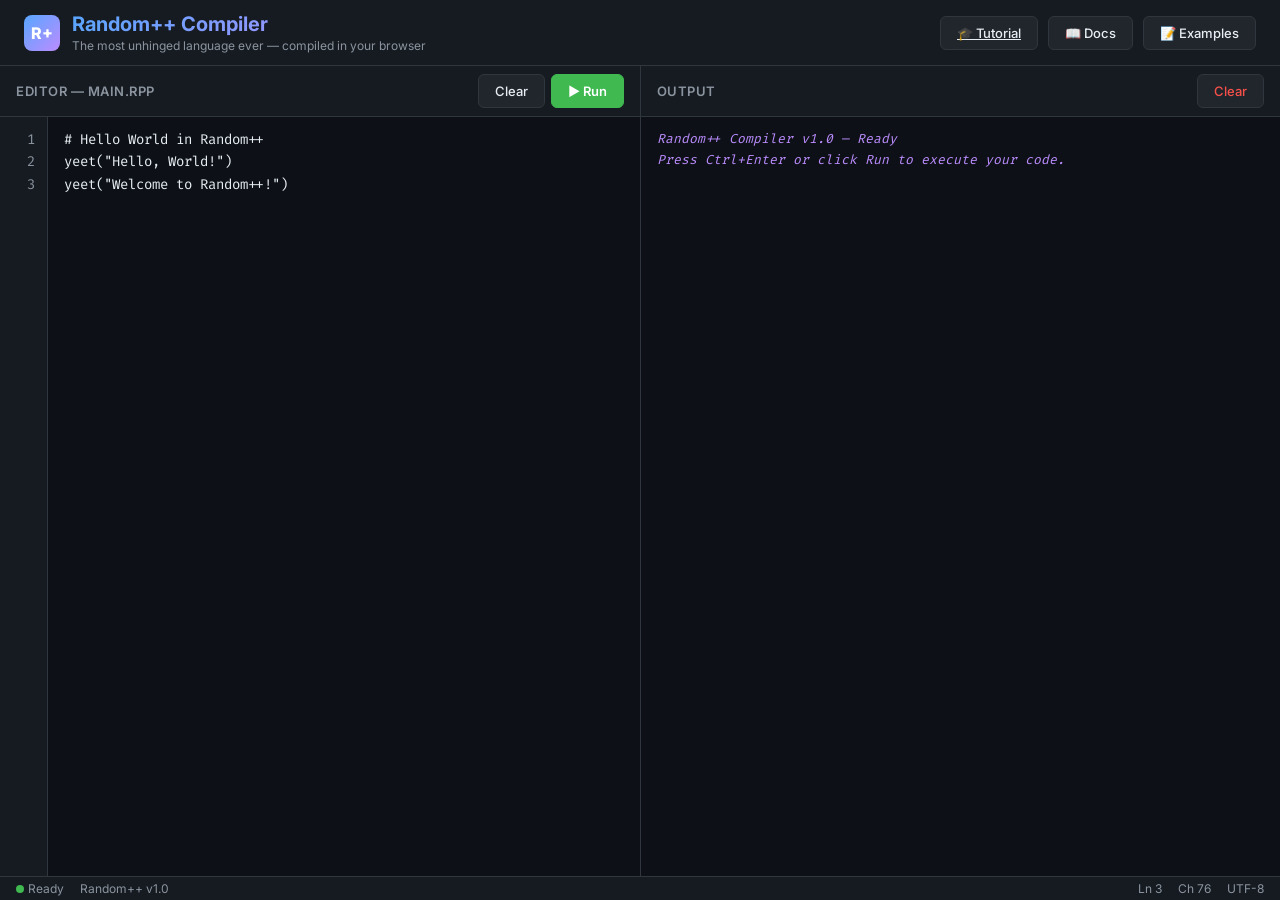
<file: index.html>
<!DOCTYPE html>
<html lang="en">
<head>
  <meta charset="UTF-8">
  <meta name="viewport" content="width=device-width, initial-scale=1.0">
  <title>Random++ Compiler</title>
  <link rel="stylesheet" href="style.css">
  <link rel="preconnect" href="https://fonts.googleapis.com">
  <link href="https://fonts.googleapis.com/css2?family=Fira+Code:wght@400;500;600&family=Inter:wght@400;500;600;700&display=swap" rel="stylesheet">
</head>
<body>

  <!-- Header -->
  <header>
    <div class="logo">
      <div class="logo-icon">R+</div>
      <div>
        <h1>Random++ Compiler</h1>
        <div class="tagline">The most unhinged language ever &mdash; compiled in your browser</div>
      </div>
    </div>
    <div class="header-actions">
      <a href="tutorial.html" class="btn" title="Learn Random++">
        &#127891; Tutorial
      </a>
      <button class="btn" id="docsBtn" title="Language Docs">
        &#128214; Docs
      </button>
      <button class="btn" id="examplesBtn" title="Example Programs">
        &#128221; Examples
      </button>
    </div>
  </header>

  <!-- Main Content -->
  <div class="main-container">

    <!-- Editor Panel -->
    <div class="editor-panel">
      <div class="panel-header">
        <span class="panel-title">Editor &mdash; main.rpp</span>
        <div class="panel-actions">
          <button class="btn" id="clearCodeBtn" title="Clear Editor">Clear</button>
          <button class="btn btn-primary" id="runBtn" title="Run (Ctrl+Enter)">
            &#9654; Run
          </button>
        </div>
      </div>
      <div class="editor-wrapper">
        <div class="line-numbers" id="lineNumbers"></div>
        <textarea class="code-editor" id="codeEditor" spellcheck="false"
          placeholder="# Write your Random++ code here...&#10;# Press Ctrl+Enter to run&#10;&#10;yeet(&quot;Hello, Random++!&quot;)"></textarea>
      </div>
    </div>

    <!-- Output Panel -->
    <div class="output-panel">
      <div class="panel-header">
        <span class="panel-title">Output</span>
        <div class="panel-actions">
          <button class="btn btn-danger" id="clearBtn" title="Clear Output">Clear</button>
        </div>
      </div>
      <div class="output-wrapper" id="output">
        <div class="output-line system">Random++ Compiler v1.0 &mdash; Ready</div>
        <div class="output-line system">Press Ctrl+Enter or click Run to execute your code.</div>
      </div>
    </div>

  </div>

  <!-- Status Bar -->
  <div class="status-bar">
    <div class="status-left">
      <span class="status-indicator">
        <span class="status-dot" id="statusDot"></span>
        <span id="statusText">Ready</span>
      </span>
      <span>Random++ v1.0</span>
    </div>
    <div class="status-right">
      <span id="lineCount">Ln 1</span>
      <span id="charCount">Ch 0</span>
      <span>UTF-8</span>
    </div>
  </div>

  <!-- Overlay -->
  <div class="overlay" id="overlay"></div>

  <!-- Examples Drawer -->
  <div class="examples-drawer" id="examplesDrawer">
    <div class="drawer-header">
      <h2>Example Programs</h2>
      <button class="btn" id="closeExamples">&times; Close</button>
    </div>
    <div class="drawer-body" id="examplesList"></div>
  </div>

  <!-- Docs Drawer -->
  <div class="docs-drawer" id="docsDrawer">
    <div class="drawer-header">
      <h2>Random++ Language Reference</h2>
      <button class="btn" id="closeDocs">&times; Close</button>
    </div>
    <div class="drawer-body">

      <div class="docs-section">
        <h3>About Random++</h3>
        <p>Random++ is the most unhinged programming language ever created. It has its own unique syntax that reads like internet slang. <code>yeet</code> to print, <code>cook</code> to define functions, <code>bruh</code> for if-statements, and <code>yolo</code> for try-catch. Compiled and executed entirely in your browser.</p>
      </div>

      <div class="docs-section">
        <h3>Data Types</h3>
        <p>Random++ supports the following types:</p>
        <pre>
# Numbers
x = 42          # int
y = 3.14        # float
z = 0xFF        # hex literal
b = 0b1010      # binary literal

# Strings
name = "Hello"
multi = """triple
quoted string"""
greeting = f"Hi, {name}!"

# Boolean & None
flag = nocap    # that's true, no cap
empty = ghost   # it ghosted (null)
lie = cap       # cap = false

# Collections
my_list = [1, 2, 3]
my_dict = {"key": "value"}
my_set = {1, 2, 3}
my_tuple = (1, 2, 3)</pre>
      </div>

      <div class="docs-section">
        <h3>Control Flow</h3>
        <pre>
# bruh / sus / nah (if / elif / else)
bruh x > 0:
    yeet("positive")
sus x == 0:
    yeet("zero")
nah:
    yeet("negative")

# grind (while loop)
grind condition:
    do_something()

# vibe...thru (for loop)
vibe item thru collection:
    process(item)

vibe i thru range(10):
    yeet(i)

# bail and skip (break / continue)
vibe i thru range(100):
    bruh i == 5:
        bail
    bruh i % 2 == 0:
        skip
    yeet(i)</pre>
      </div>

      <div class="docs-section">
        <h3>Functions</h3>
        <pre>
# cook = define, serve = return
cook greet(name):
    serve f"Hello, {name}!"

# Default parameters
cook power(base, exp=2):
    serve base ** exp

# *args and **kwargs
cook flexible(*args, **kwargs):
    yeet(args)
    yeet(kwargs)

# quickmaf (lambda)
square = quickmaf x: x ** 2

# Recursion
cook factorial(n):
    bruh n <= 1:
        serve 1
    serve n * factorial(n - 1)</pre>
      </div>

      <div class="docs-section">
        <h3>Blueprints (Classes)</h3>
        <pre>
blueprint Animal:
    cook __init__(self, name, sound):
        self.name = name
        self.sound = sound

    cook speak(self):
        serve f"{self.name}: {self.sound}!"

blueprint Dog(Animal):
    cook __init__(self, name):
        self.name = name
        self.sound = "Woof"

dog = Dog("Rex")
yeet(dog.speak())</pre>
      </div>

      <div class="docs-section">
        <h3>List Comprehensions</h3>
        <pre>
# Basic
squares = [x**2 vibe x thru range(10)]

# With condition
evens = [x vibe x thru range(20) bruh x % 2 == 0]

# Dict comprehension
scores = {name: len(name) vibe name thru names}

# Ternary expression
result = "yes" bruh condition nah "no"</pre>
      </div>

      <div class="docs-section">
        <h3>Error Handling</h3>
        <pre>
yolo:
    risky_operation()
oof Exception aka e:
    yeet(f"Error: {e}")
anyway:
    cleanup()

# Throw a tantrum (raise)
tantrum "Something went wrong"

# betcha (assert)
betcha x > 0, "x must be positive"</pre>
      </div>

      <div class="docs-section">
        <h3>Built-in Functions</h3>
        <p><code>yeet()</code> <code>askbro()</code> <code>len()</code> <code>range()</code> <code>type()</code></p>
        <p><code>int()</code> <code>float()</code> <code>str()</code> <code>bool()</code> <code>list()</code> <code>dict()</code> <code>set()</code> <code>tuple()</code></p>
        <p><code>abs()</code> <code>max()</code> <code>min()</code> <code>sum()</code> <code>round()</code> <code>pow()</code></p>
        <p><code>sorted()</code> <code>reversed()</code> <code>enumerate()</code> <code>zip()</code> <code>map()</code> <code>filter()</code></p>
        <p><code>any()</code> <code>all()</code> <code>chr()</code> <code>ord()</code> <code>hex()</code> <code>bin()</code> <code>oct()</code></p>
        <p><code>isinstance()</code> <code>hasattr()</code> <code>repr()</code> <code>hash()</code> <code>id()</code></p>
      </div>

      <div class="docs-section">
        <h3>String Methods</h3>
        <p><code>.upper()</code> <code>.lower()</code> <code>.strip()</code> <code>.split()</code> <code>.join()</code></p>
        <p><code>.replace()</code> <code>.find()</code> <code>.count()</code> <code>.startswith()</code> <code>.endswith()</code></p>
        <p><code>.title()</code> <code>.capitalize()</code> <code>.isdigit()</code> <code>.isalpha()</code> <code>.format()</code></p>
      </div>

      <div class="docs-section">
        <h3>List Methods</h3>
        <p><code>.append()</code> <code>.extend()</code> <code>.insert()</code> <code>.remove()</code> <code>.pop()</code></p>
        <p><code>.sort()</code> <code>.reverse()</code> <code>.index()</code> <code>.count()</code> <code>.copy()</code> <code>.clear()</code></p>
      </div>

      <div class="docs-section">
        <h3>Dict Methods</h3>
        <p><code>.keys()</code> <code>.values()</code> <code>.items()</code> <code>.get()</code> <code>.pop()</code></p>
        <p><code>.update()</code> <code>.setdefault()</code> <code>.copy()</code> <code>.clear()</code></p>
      </div>

      <div class="docs-section">
        <h3>Modules</h3>
        <pre>
# steal = import
steal math
math.pi        # 3.14159...
math.sqrt(16)  # 4.0
math.factorial(5)  # 120

# Random module
steal random
random.randint(1, 100)
random.choice(["a", "b", "c"])
random.shuffle(my_list)</pre>
      </div>

      <div class="docs-section">
        <h3>Keyword Cheat Sheet</h3>
        <pre>
yeet      &rarr; print          bruh      &rarr; if
askbro    &rarr; input          sus       &rarr; elif
cook      &rarr; def            nah       &rarr; else
serve     &rarr; return         vibe      &rarr; for
blueprint &rarr; class          thru      &rarr; in
steal     &rarr; import         grind     &rarr; while
yoink     &rarr; from           bail      &rarr; break
aka       &rarr; as             skip      &rarr; continue
yolo      &rarr; try            chill     &rarr; pass
oof       &rarr; except         toss      &rarr; del
anyway    &rarr; finally        betcha    &rarr; assert
tantrum   &rarr; raise          worldwide &rarr; global
quickmaf  &rarr; lambda         using     &rarr; with
nocap     &rarr; True           also      &rarr; and
cap       &rarr; False          unless    &rarr; or
ghost     &rarr; None           nope      &rarr; not
literally &rarr; is</pre>
      </div>

      <div class="docs-section">
        <h3>Keyboard Shortcuts</h3>
        <p><code>Ctrl+Enter</code> &mdash; Run code</p>
        <p><code>Tab</code> &mdash; Indent (4 spaces)</p>
        <p><code>Shift+Tab</code> &mdash; Dedent</p>
        <p><code>Enter</code> &mdash; Auto-indent (adds indent after <code>:</code>)</p>
      </div>

    </div>
  </div>

  <!-- Scripts -->
  <script src="lexer.js"></script>
  <script src="parser.js"></script>
  <script src="interpreter.js"></script>
  <script src="app.js"></script>

</body>
</html>
</file>
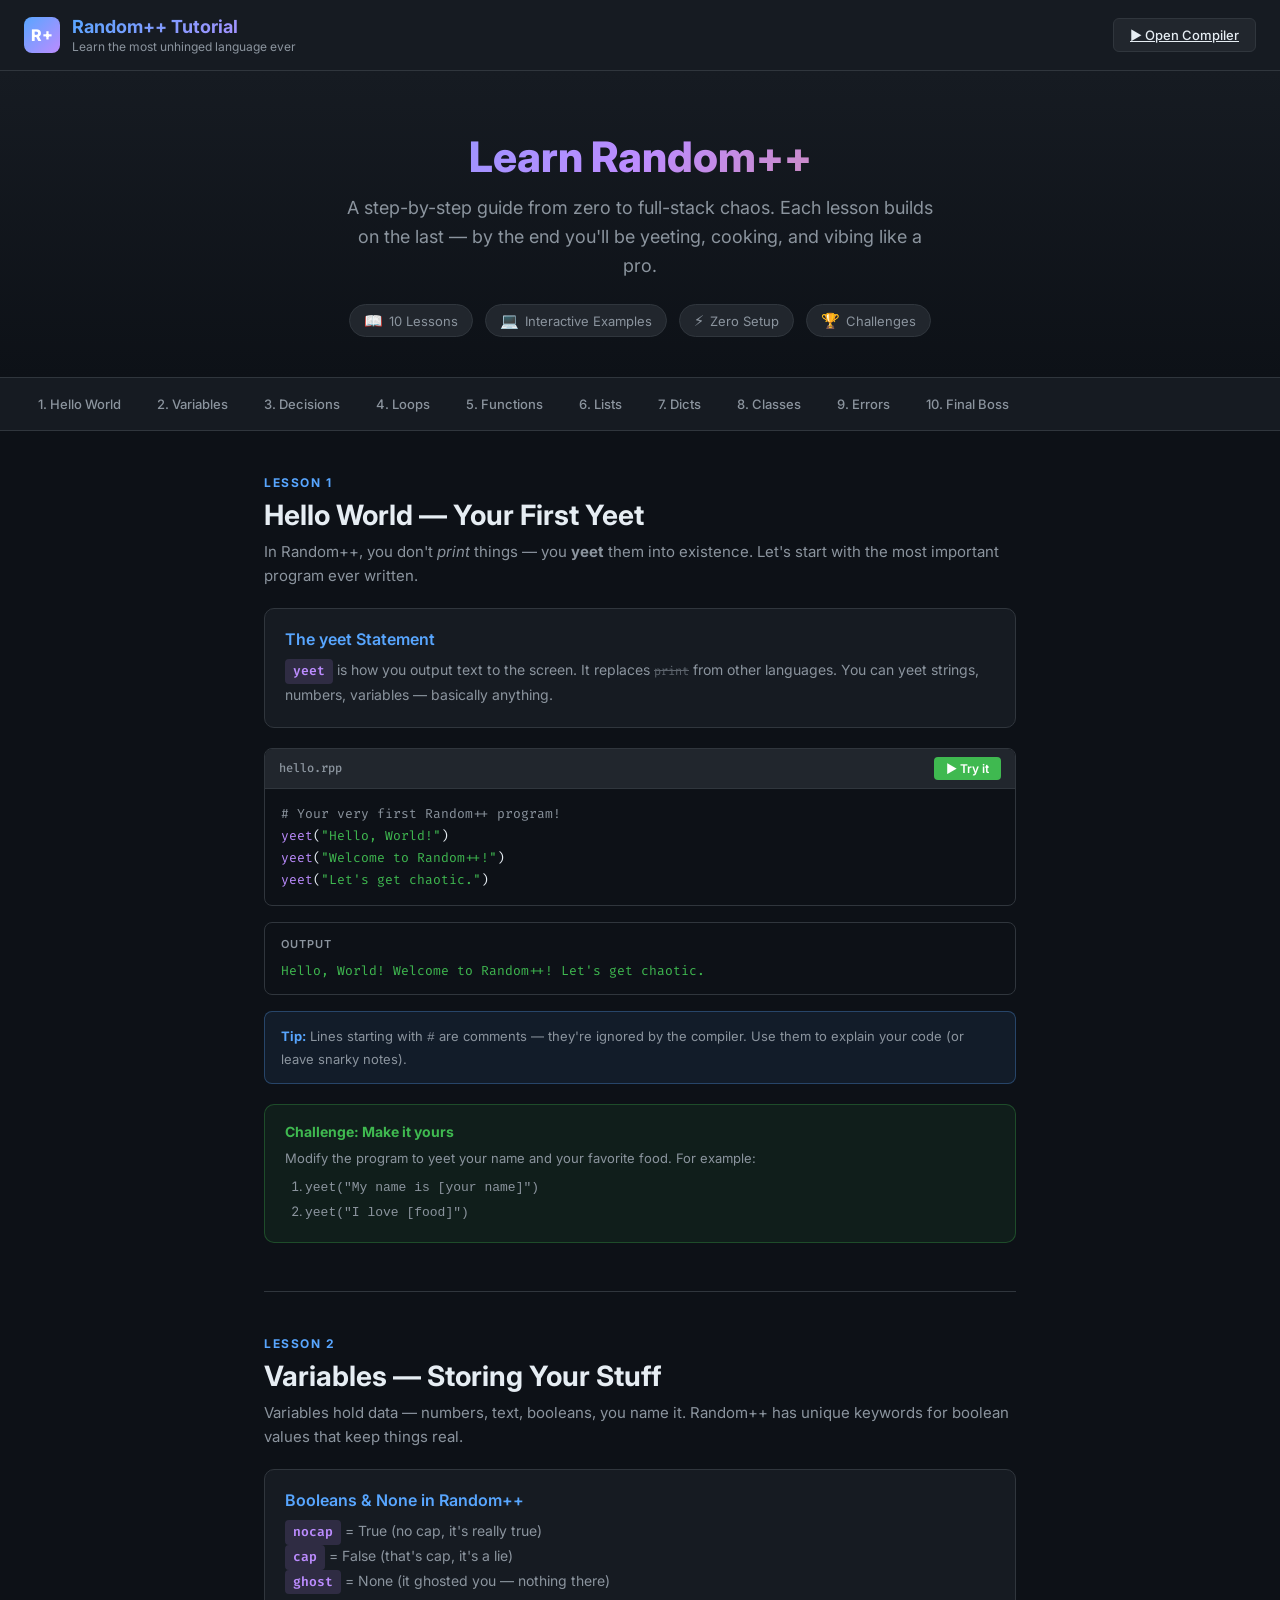
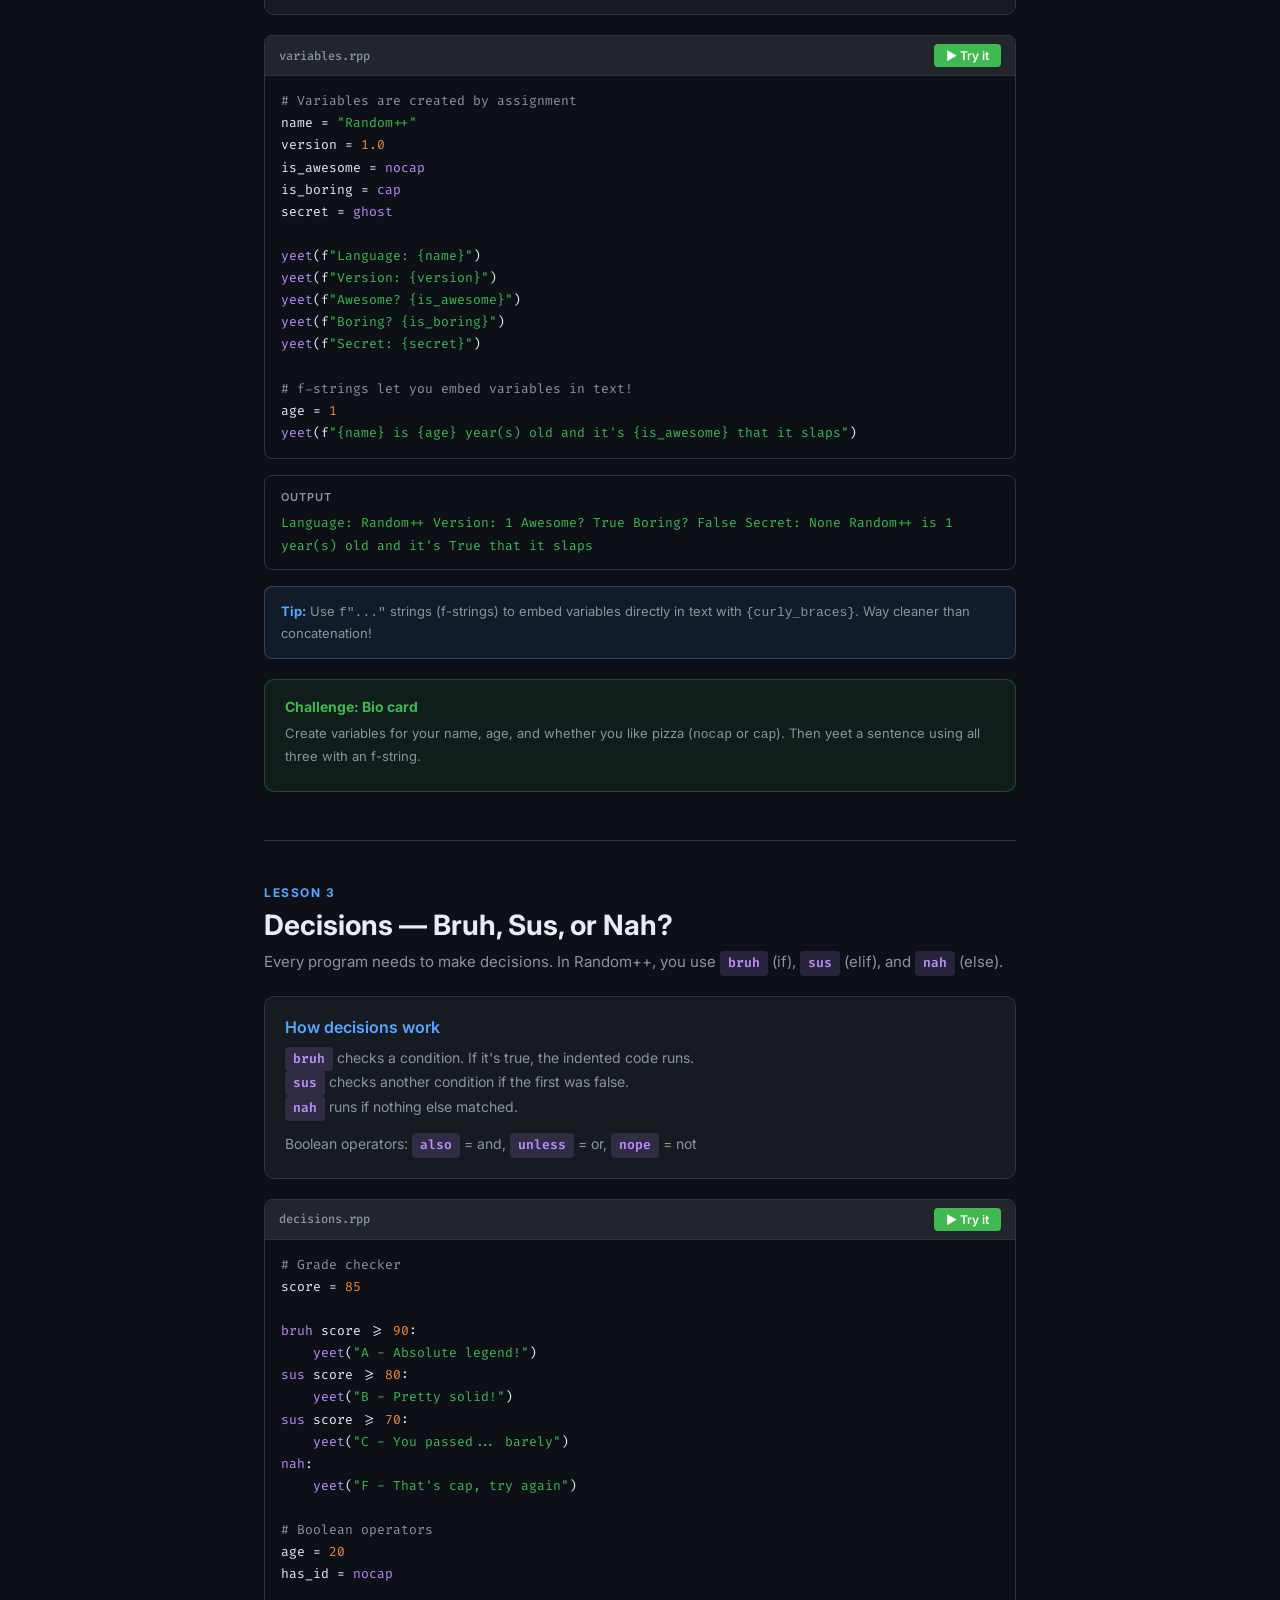
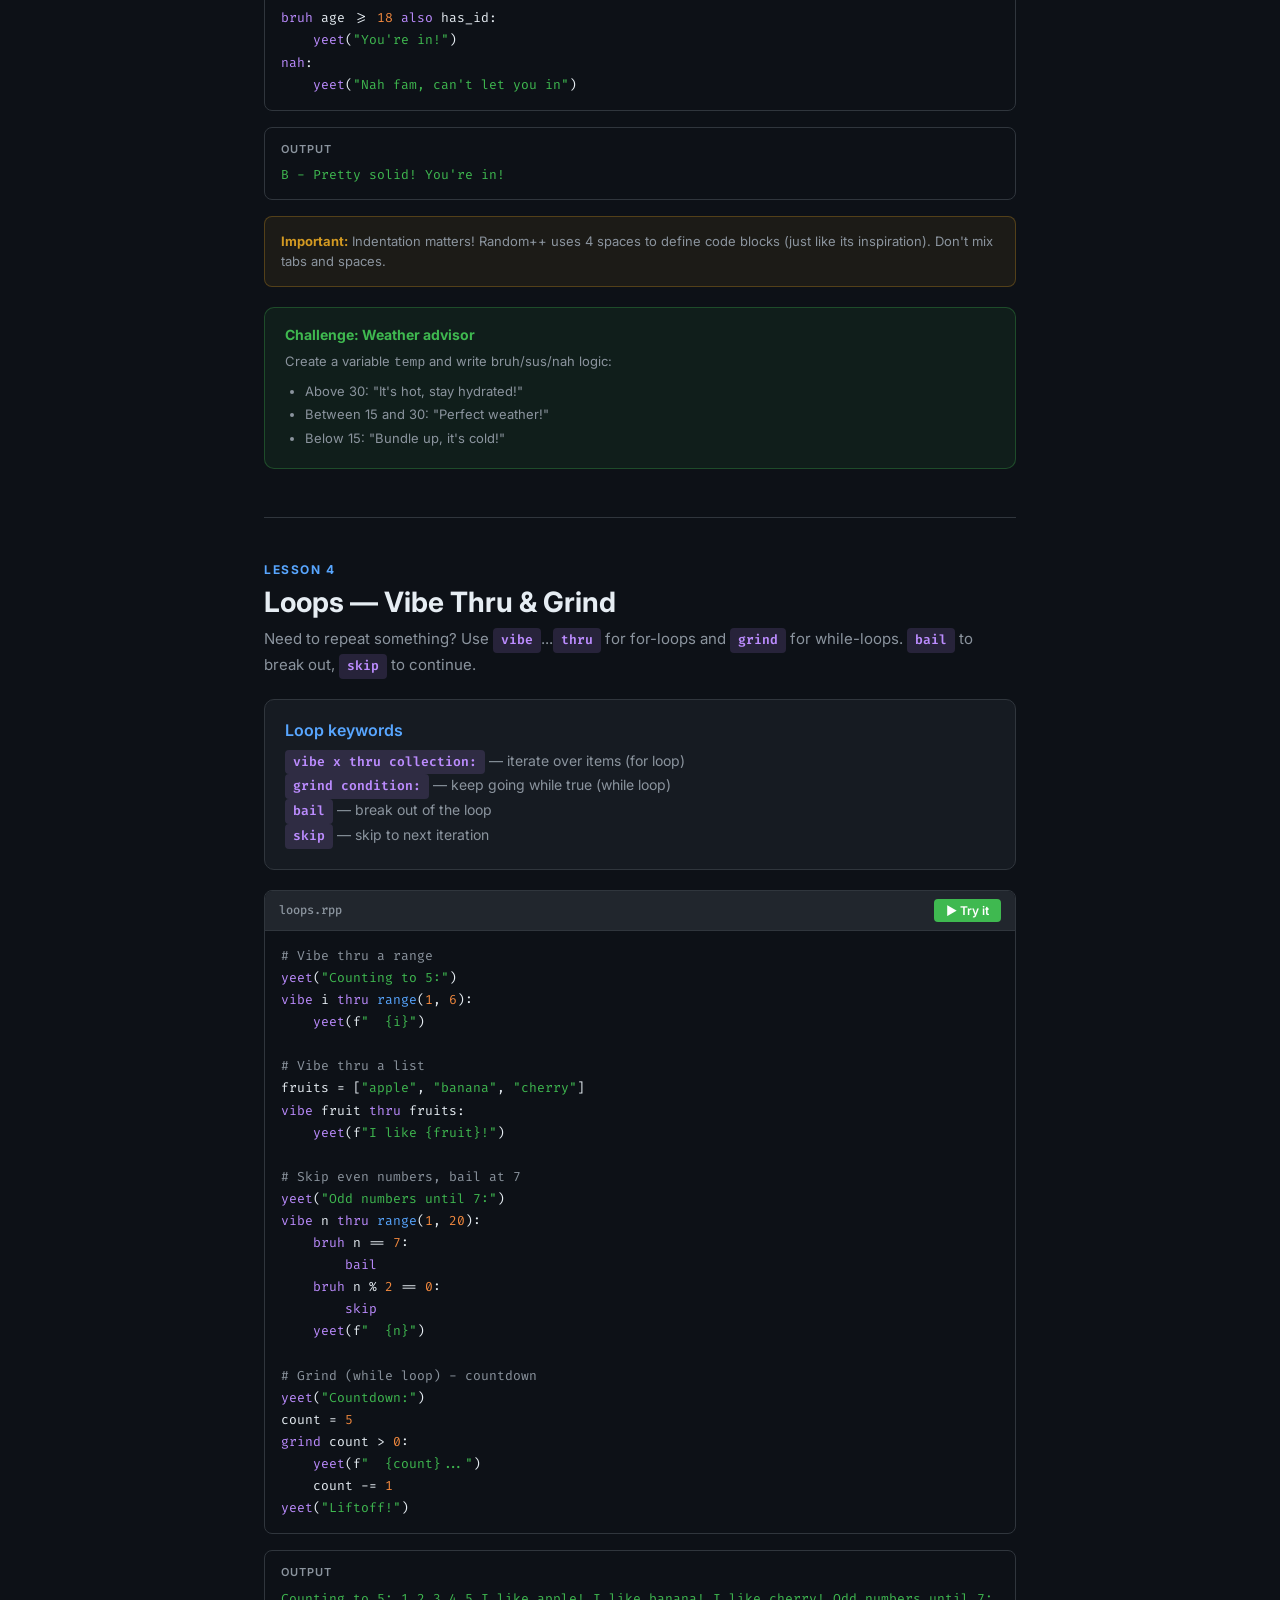
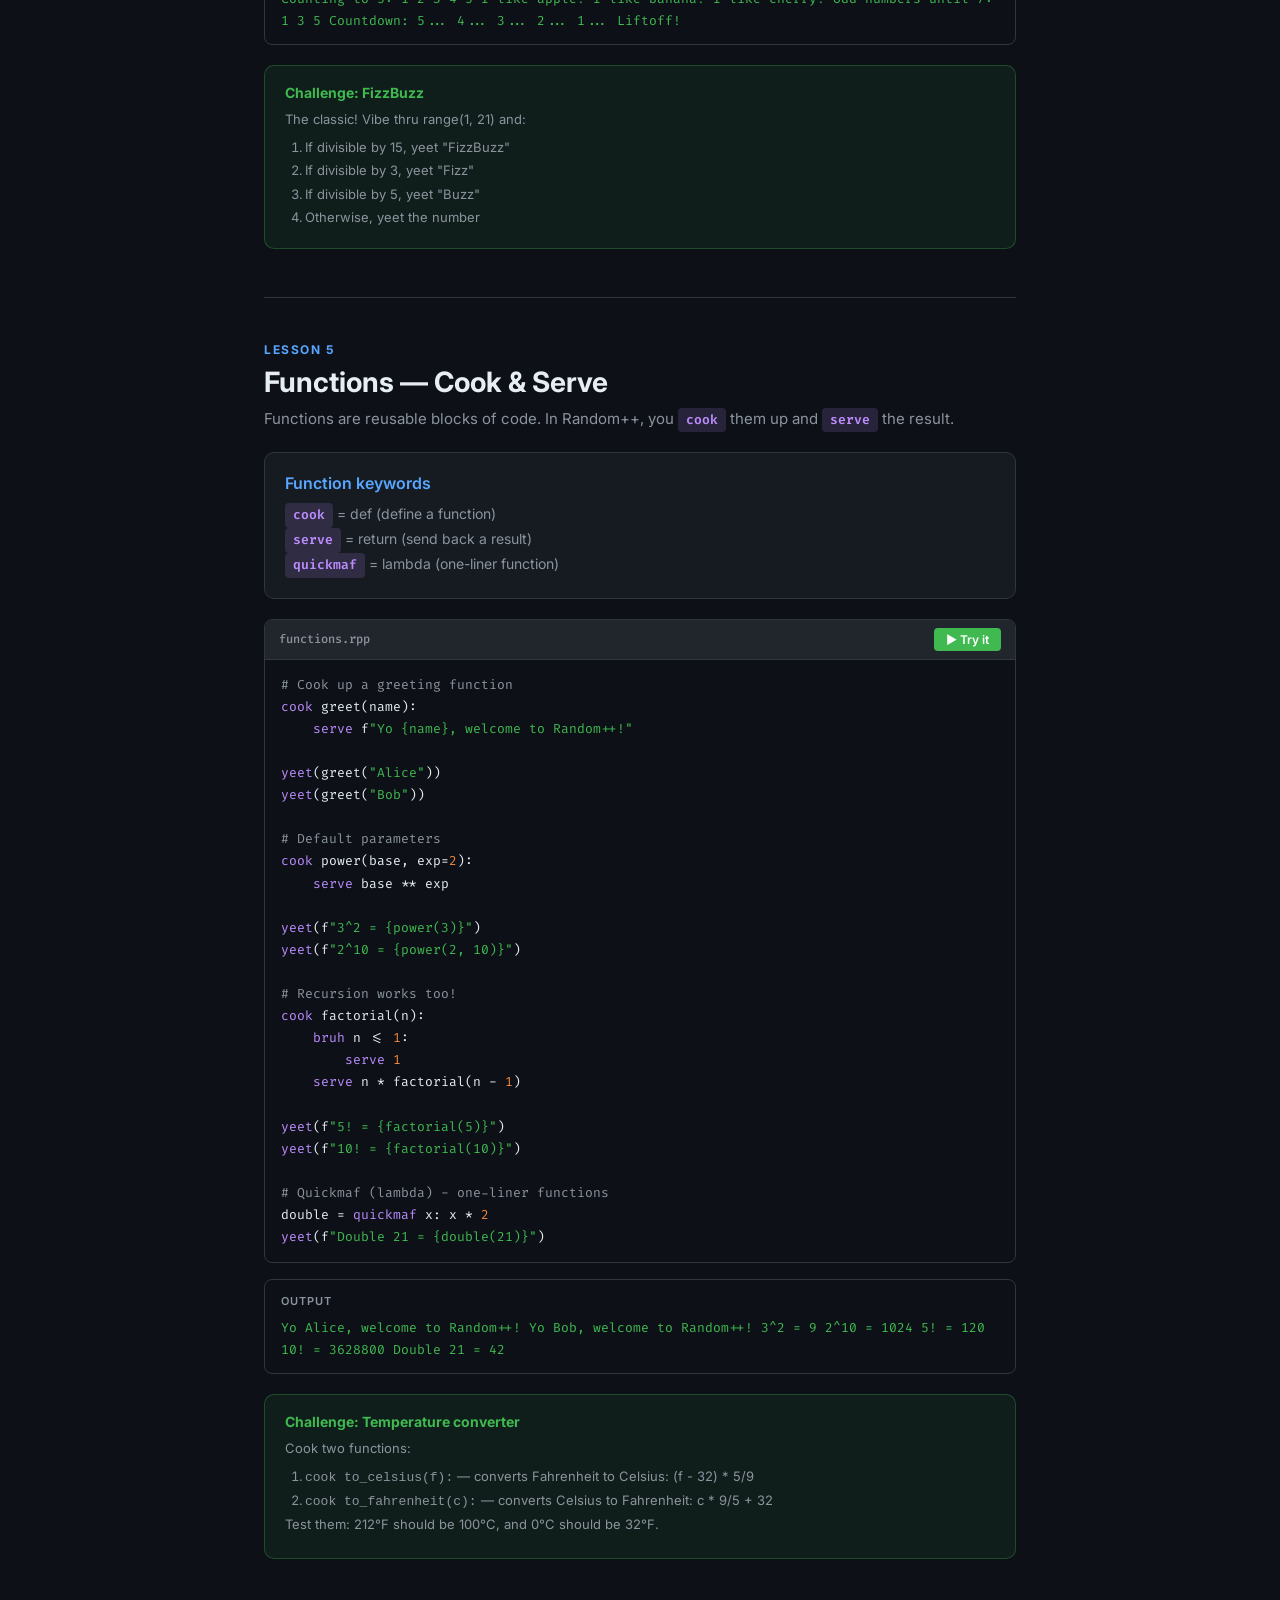
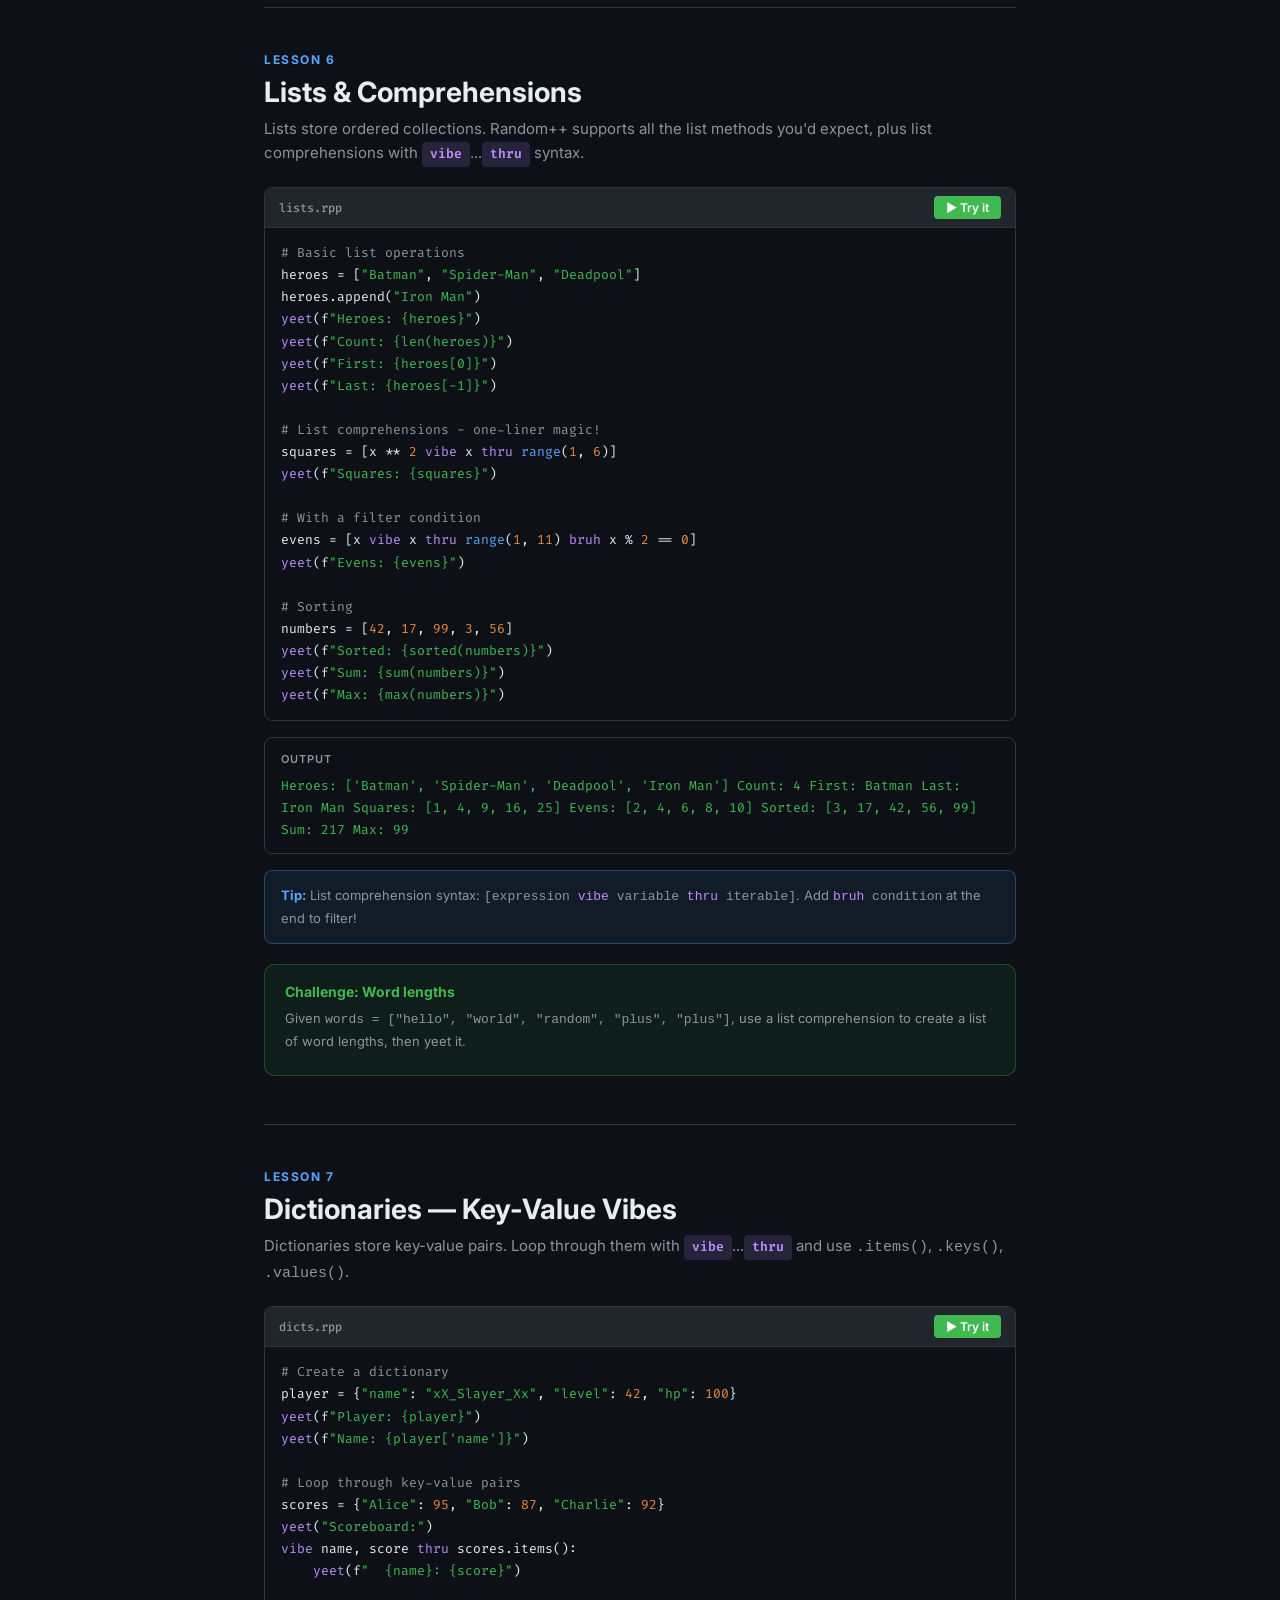
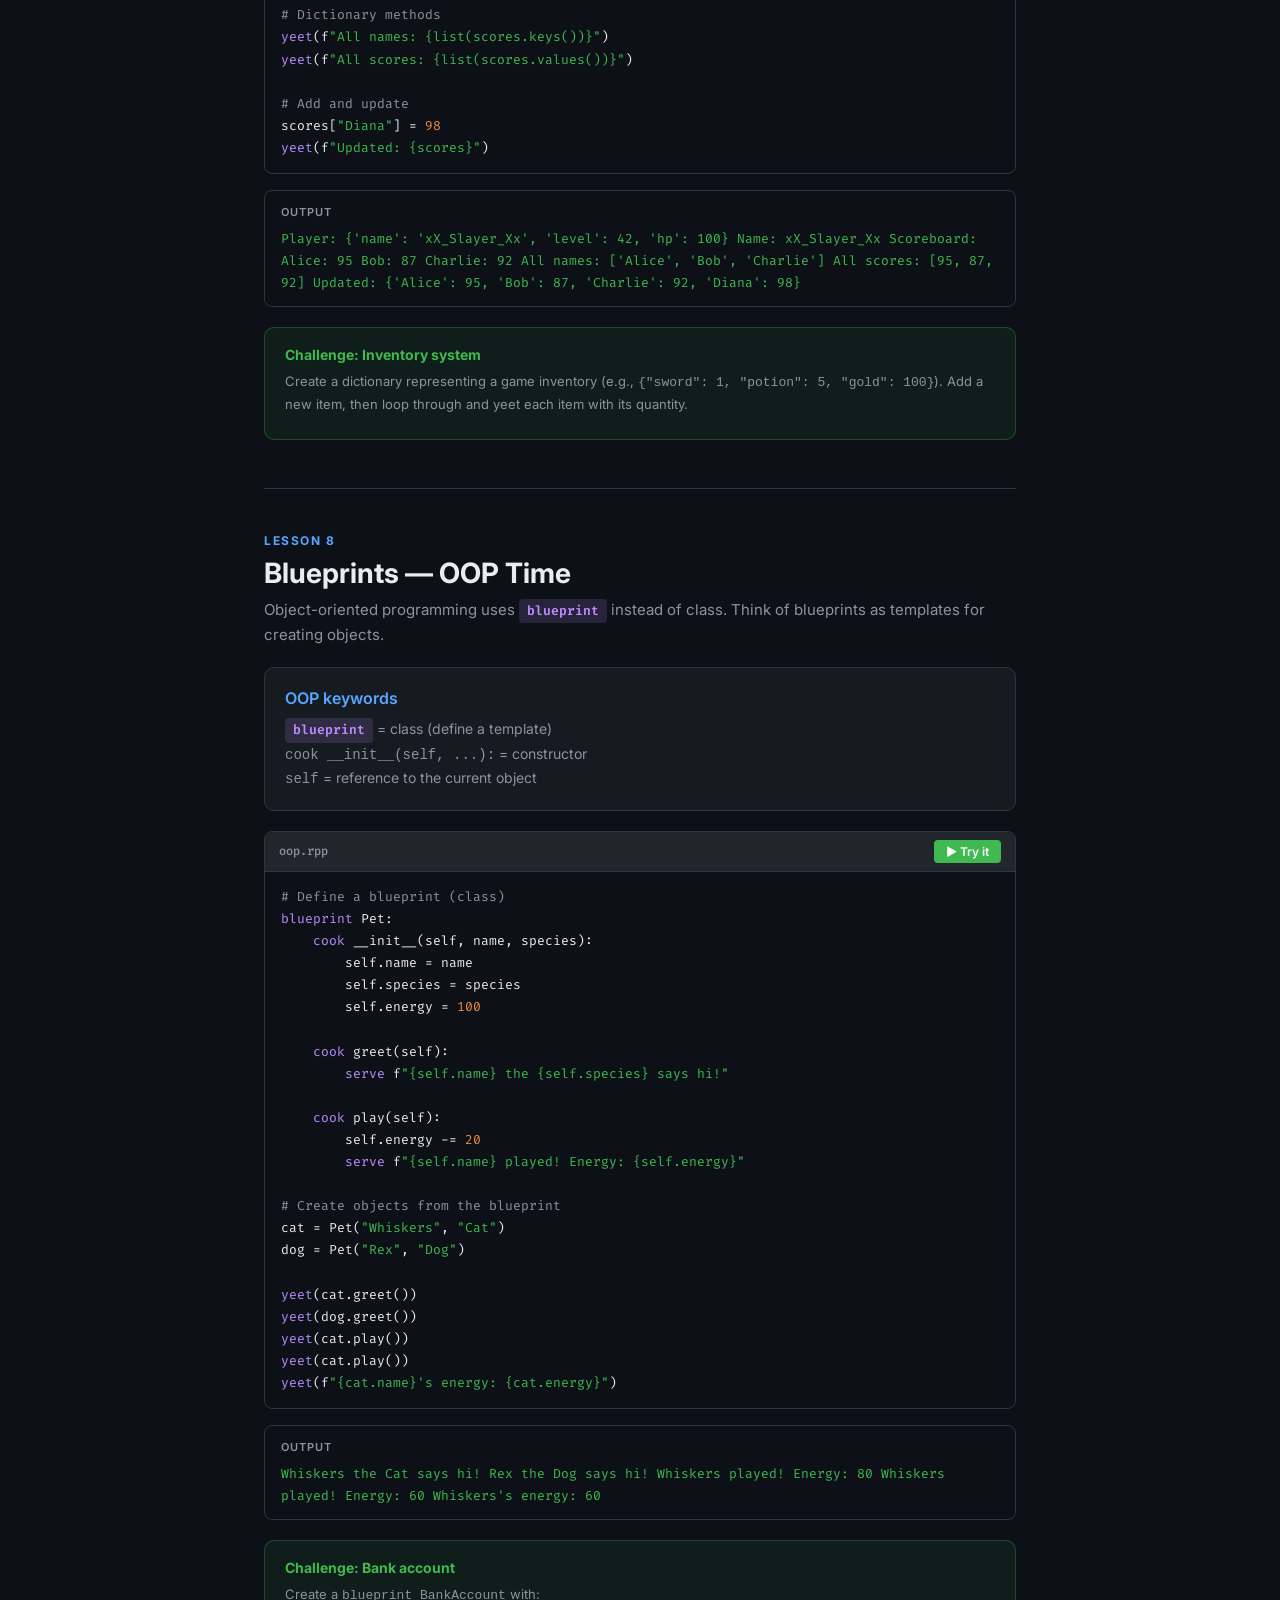
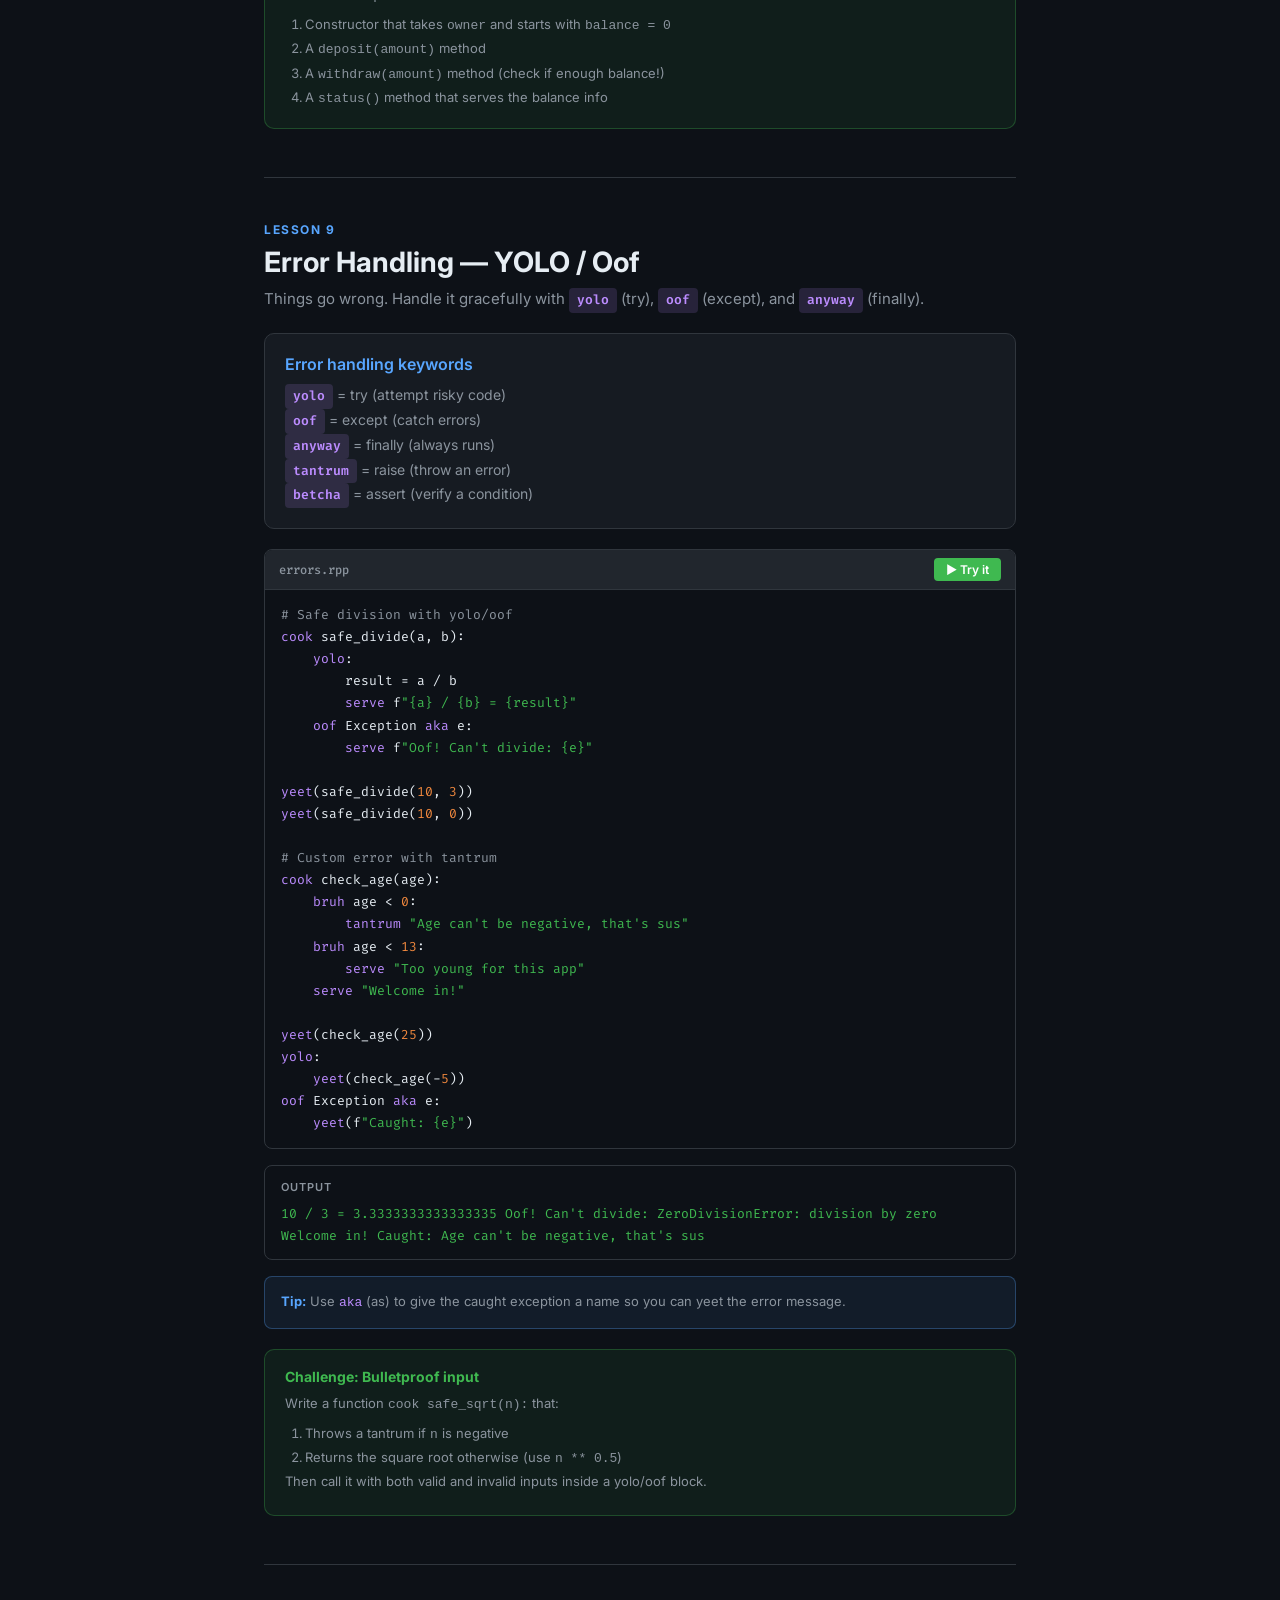
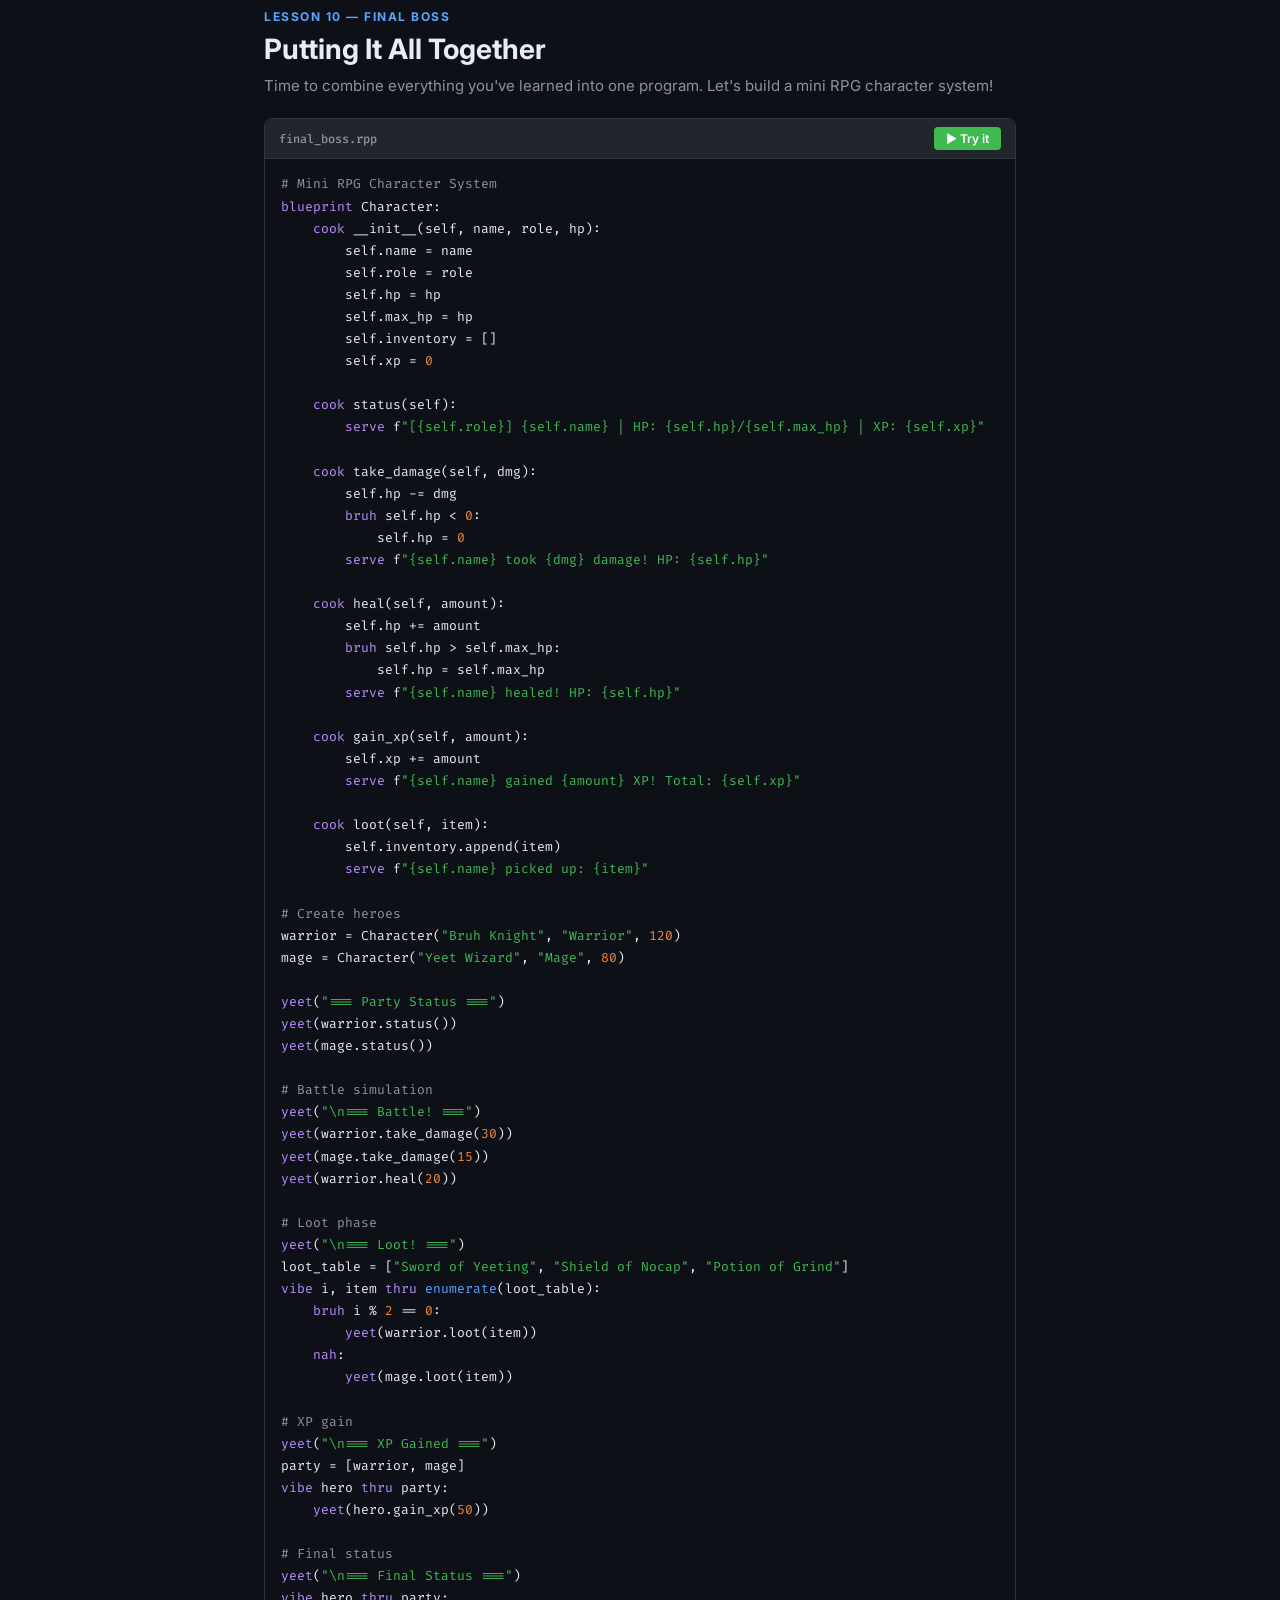
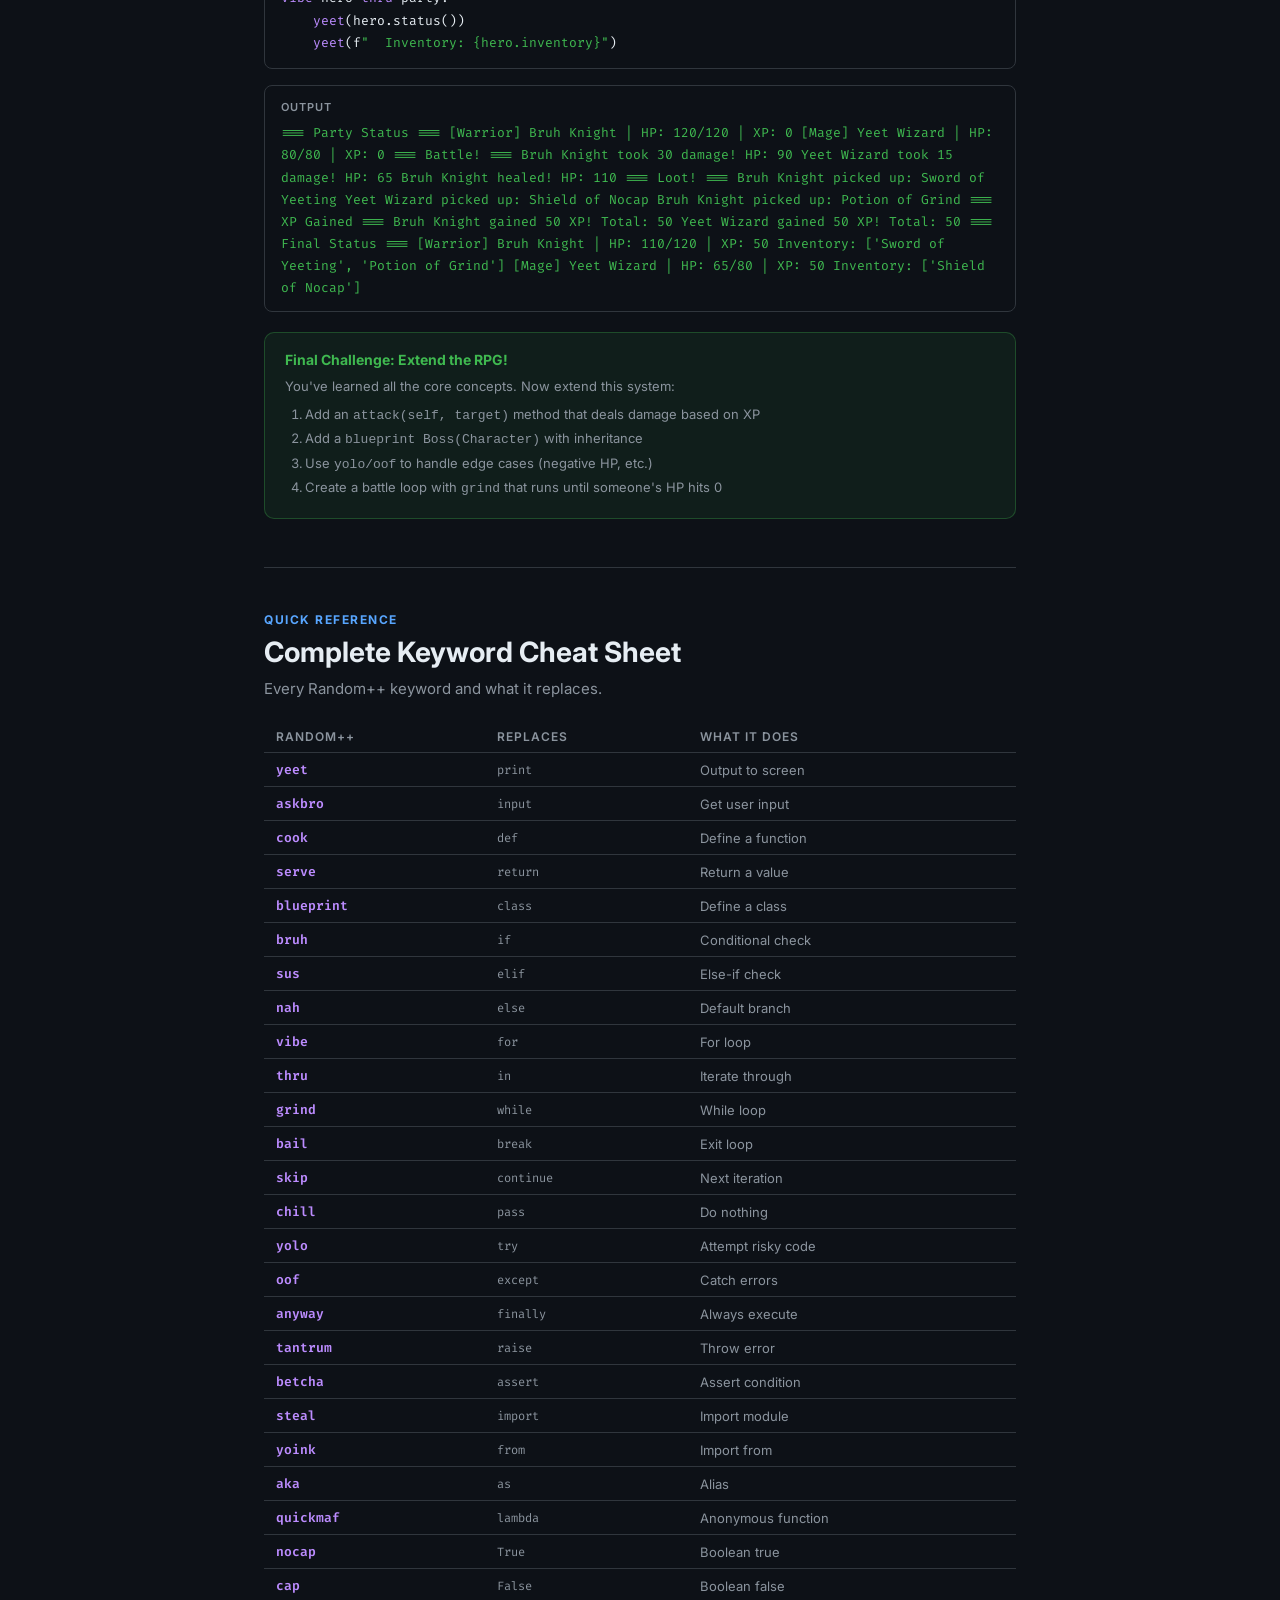
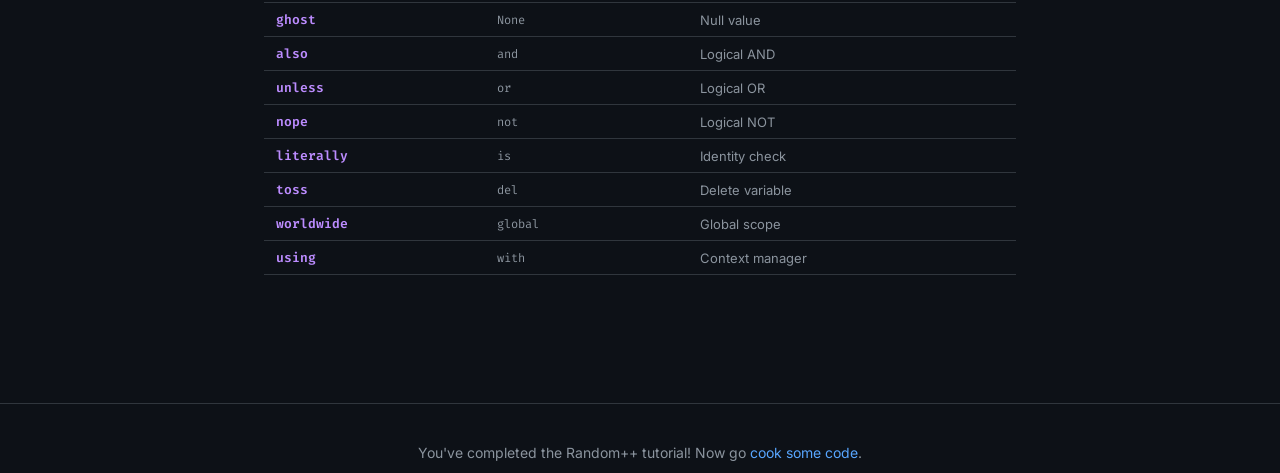
<file: tutorial.html>
<!DOCTYPE html>
<html lang="en">
<head>
  <meta charset="UTF-8">
  <meta name="viewport" content="width=device-width, initial-scale=1.0">
  <title>Learn Random++ — Tutorial</title>
  <link rel="stylesheet" href="style.css">
  <link rel="preconnect" href="https://fonts.googleapis.com">
  <link href="https://fonts.googleapis.com/css2?family=Fira+Code:wght@400;500;600&family=Inter:wght@400;500;600;700&display=swap" rel="stylesheet">
  <style>
    body {
      display: block;
      overflow-y: auto;
    }

    .tutorial-header {
      background: var(--bg-secondary);
      border-bottom: 1px solid var(--border);
      padding: 16px 24px;
      display: flex;
      align-items: center;
      justify-content: space-between;
      position: sticky;
      top: 0;
      z-index: 50;
    }

    .tutorial-header .logo h1 {
      font-size: 18px;
    }

    .tutorial-hero {
      text-align: center;
      padding: 60px 24px 40px;
      background: linear-gradient(180deg, var(--bg-secondary) 0%, var(--bg-primary) 100%);
      border-bottom: 1px solid var(--border);
    }

    .tutorial-hero h1 {
      font-size: 42px;
      font-weight: 800;
      background: linear-gradient(135deg, var(--accent), var(--purple), var(--orange));
      -webkit-background-clip: text;
      -webkit-text-fill-color: transparent;
      background-clip: text;
      margin-bottom: 12px;
    }

    .tutorial-hero .subtitle {
      font-size: 18px;
      color: var(--text-secondary);
      max-width: 600px;
      margin: 0 auto 24px;
      line-height: 1.6;
    }

    .tutorial-hero .badge-row {
      display: flex;
      justify-content: center;
      gap: 12px;
      flex-wrap: wrap;
    }

    .badge {
      display: inline-flex;
      align-items: center;
      gap: 6px;
      padding: 6px 14px;
      background: var(--bg-tertiary);
      border: 1px solid var(--border);
      border-radius: 20px;
      font-size: 13px;
      color: var(--text-secondary);
    }

    .badge .emoji { font-size: 15px; }

    .tutorial-nav {
      background: var(--bg-secondary);
      border-bottom: 1px solid var(--border);
      padding: 12px 24px;
      display: flex;
      gap: 8px;
      overflow-x: auto;
      position: sticky;
      top: 61px;
      z-index: 49;
    }

    .tutorial-nav a {
      padding: 6px 14px;
      border-radius: 6px;
      font-size: 13px;
      font-weight: 500;
      color: var(--text-secondary);
      text-decoration: none;
      white-space: nowrap;
      transition: all 0.15s ease;
    }

    .tutorial-nav a:hover {
      background: var(--bg-tertiary);
      color: var(--text-primary);
    }

    .tutorial-content {
      max-width: 800px;
      margin: 0 auto;
      padding: 40px 24px 80px;
    }

    .lesson {
      margin-bottom: 48px;
      scroll-margin-top: 120px;
    }

    .lesson-number {
      display: inline-block;
      font-size: 12px;
      font-weight: 700;
      color: var(--accent);
      text-transform: uppercase;
      letter-spacing: 1.5px;
      margin-bottom: 8px;
    }

    .lesson h2 {
      font-size: 28px;
      font-weight: 700;
      margin-bottom: 8px;
      color: var(--text-primary);
    }

    .lesson .lesson-desc {
      font-size: 15px;
      color: var(--text-secondary);
      line-height: 1.6;
      margin-bottom: 20px;
    }

    .concept-box {
      background: var(--bg-secondary);
      border: 1px solid var(--border);
      border-radius: 10px;
      padding: 20px;
      margin-bottom: 20px;
    }

    .concept-box h3 {
      font-size: 16px;
      font-weight: 600;
      color: var(--accent);
      margin-bottom: 10px;
    }

    .concept-box p {
      font-size: 14px;
      color: var(--text-secondary);
      line-height: 1.6;
      margin-bottom: 12px;
    }

    .concept-box p:last-child {
      margin-bottom: 0;
    }

    .keyword-highlight {
      display: inline-block;
      font-family: var(--font-mono);
      font-size: 13px;
      background: rgba(188, 140, 255, 0.15);
      color: var(--purple);
      padding: 2px 8px;
      border-radius: 4px;
      font-weight: 600;
    }

    .maps-to {
      color: var(--text-secondary);
      font-size: 13px;
      margin: 0 4px;
    }

    .old-keyword {
      font-family: var(--font-mono);
      font-size: 12px;
      color: var(--text-secondary);
      text-decoration: line-through;
      opacity: 0.6;
    }

    .code-block {
      background: var(--bg-primary);
      border: 1px solid var(--border);
      border-radius: 8px;
      margin: 16px 0;
      overflow: hidden;
    }

    .code-block-header {
      display: flex;
      align-items: center;
      justify-content: space-between;
      padding: 8px 14px;
      background: var(--bg-tertiary);
      border-bottom: 1px solid var(--border);
      font-size: 12px;
      color: var(--text-secondary);
    }

    .code-block-header .filename {
      font-family: var(--font-mono);
      font-weight: 500;
    }

    .try-btn {
      display: inline-flex;
      align-items: center;
      gap: 4px;
      padding: 4px 12px;
      background: var(--green);
      color: #fff;
      border: none;
      border-radius: 4px;
      font-size: 12px;
      font-weight: 600;
      cursor: pointer;
      text-decoration: none;
      transition: background 0.15s;
    }

    .try-btn:hover {
      background: #2ea043;
    }

    .code-block pre {
      font-family: var(--font-mono);
      font-size: 13px;
      line-height: 1.7;
      padding: 14px 16px;
      overflow-x: auto;
      color: var(--text-primary);
      margin: 0;
    }

    .code-block .comment { color: var(--text-secondary); }
    .code-block .keyword { color: var(--purple); }
    .code-block .string { color: var(--green); }
    .code-block .number { color: var(--orange); }
    .code-block .builtin { color: var(--accent); }

    .output-preview {
      background: var(--bg-primary);
      border: 1px solid var(--border);
      border-radius: 8px;
      padding: 12px 16px;
      margin: 12px 0;
      font-family: var(--font-mono);
      font-size: 13px;
      color: var(--green);
      line-height: 1.7;
    }

    .output-preview .label {
      font-size: 11px;
      font-weight: 600;
      color: var(--text-secondary);
      text-transform: uppercase;
      letter-spacing: 1px;
      margin-bottom: 6px;
      font-family: var(--font-sans);
    }

    .tip-box {
      background: rgba(88, 166, 255, 0.08);
      border: 1px solid rgba(88, 166, 255, 0.3);
      border-radius: 8px;
      padding: 14px 16px;
      margin: 16px 0;
      font-size: 13px;
      color: var(--text-secondary);
      line-height: 1.6;
    }

    .tip-box strong {
      color: var(--accent);
    }

    .warning-box {
      background: rgba(210, 153, 34, 0.08);
      border: 1px solid rgba(210, 153, 34, 0.3);
      border-radius: 8px;
      padding: 14px 16px;
      margin: 16px 0;
      font-size: 13px;
      color: var(--text-secondary);
      line-height: 1.6;
    }

    .warning-box strong {
      color: var(--yellow);
    }

    .challenge-box {
      background: rgba(63, 185, 80, 0.08);
      border: 1px solid rgba(63, 185, 80, 0.3);
      border-radius: 10px;
      padding: 18px 20px;
      margin: 20px 0;
    }

    .challenge-box h4 {
      font-size: 14px;
      font-weight: 700;
      color: var(--green);
      margin-bottom: 8px;
    }

    .challenge-box p {
      font-size: 13px;
      color: var(--text-secondary);
      line-height: 1.6;
      margin-bottom: 6px;
    }

    .challenge-box ol, .challenge-box ul {
      font-size: 13px;
      color: var(--text-secondary);
      line-height: 1.8;
      padding-left: 20px;
    }

    .divider {
      border: none;
      border-top: 1px solid var(--border);
      margin: 40px 0;
    }

    .keyword-table {
      width: 100%;
      border-collapse: collapse;
      margin: 12px 0;
    }

    .keyword-table th {
      text-align: left;
      padding: 8px 12px;
      font-size: 12px;
      font-weight: 600;
      color: var(--text-secondary);
      text-transform: uppercase;
      letter-spacing: 1px;
      border-bottom: 1px solid var(--border);
    }

    .keyword-table td {
      padding: 8px 12px;
      font-size: 13px;
      border-bottom: 1px solid var(--border);
    }

    .keyword-table td:first-child {
      font-family: var(--font-mono);
      font-weight: 600;
      color: var(--purple);
    }

    .keyword-table td:nth-child(2) {
      font-family: var(--font-mono);
      color: var(--text-secondary);
      font-size: 12px;
    }

    .keyword-table td:nth-child(3) {
      color: var(--text-secondary);
    }

    .progress-bar {
      background: var(--bg-tertiary);
      border-radius: 10px;
      height: 8px;
      margin: 20px 0;
      overflow: hidden;
    }

    .progress-fill {
      height: 100%;
      background: linear-gradient(90deg, var(--accent), var(--purple));
      border-radius: 10px;
      transition: width 0.3s ease;
    }

    .footer {
      text-align: center;
      padding: 40px 24px;
      border-top: 1px solid var(--border);
      color: var(--text-secondary);
      font-size: 14px;
    }

    .footer a {
      color: var(--accent);
      text-decoration: none;
    }

    .footer a:hover {
      text-decoration: underline;
    }
  </style>
</head>
<body>

  <!-- Header -->
  <div class="tutorial-header">
    <div class="logo">
      <div class="logo-icon">R+</div>
      <div>
        <h1>Random++ Tutorial</h1>
        <div class="tagline">Learn the most unhinged language ever</div>
      </div>
    </div>
    <div class="header-actions">
      <a href="index.html" class="btn">&#9654; Open Compiler</a>
    </div>
  </div>

  <!-- Hero -->
  <div class="tutorial-hero">
    <h1>Learn Random++</h1>
    <p class="subtitle">
      A step-by-step guide from zero to full-stack chaos.
      Each lesson builds on the last &mdash; by the end you'll be yeeting, cooking, and vibing like a pro.
    </p>
    <div class="badge-row">
      <span class="badge"><span class="emoji">&#128214;</span> 10 Lessons</span>
      <span class="badge"><span class="emoji">&#128187;</span> Interactive Examples</span>
      <span class="badge"><span class="emoji">&#9889;</span> Zero Setup</span>
      <span class="badge"><span class="emoji">&#127942;</span> Challenges</span>
    </div>
  </div>

  <!-- Navigation -->
  <nav class="tutorial-nav" id="tutorialNav">
    <a href="#lesson-1">1. Hello World</a>
    <a href="#lesson-2">2. Variables</a>
    <a href="#lesson-3">3. Decisions</a>
    <a href="#lesson-4">4. Loops</a>
    <a href="#lesson-5">5. Functions</a>
    <a href="#lesson-6">6. Lists</a>
    <a href="#lesson-7">7. Dicts</a>
    <a href="#lesson-8">8. Classes</a>
    <a href="#lesson-9">9. Errors</a>
    <a href="#lesson-10">10. Final Boss</a>
  </nav>

  <!-- Tutorial Content -->
  <div class="tutorial-content">

    <!-- ============ LESSON 1 ============ -->
    <div class="lesson" id="lesson-1">
      <div class="lesson-number">Lesson 1</div>
      <h2>Hello World &mdash; Your First Yeet</h2>
      <p class="lesson-desc">
        In Random++, you don't <em>print</em> things &mdash; you <strong>yeet</strong> them into existence.
        Let's start with the most important program ever written.
      </p>

      <div class="concept-box">
        <h3>The yeet Statement</h3>
        <p>
          <span class="keyword-highlight">yeet</span> is how you output text to the screen.
          It replaces <span class="old-keyword">print</span> from other languages.
          You can yeet strings, numbers, variables &mdash; basically anything.
        </p>
      </div>

      <div class="code-block">
        <div class="code-block-header">
          <span class="filename">hello.rpp</span>
          <a class="try-btn" href="index.html" onclick="localStorage.setItem('tryCode', this.closest('.code-block').querySelector('pre').textContent); return true;">&#9654; Try it</a>
        </div>
        <pre><span class="comment"># Your very first Random++ program!</span>
<span class="keyword">yeet</span>(<span class="string">"Hello, World!"</span>)
<span class="keyword">yeet</span>(<span class="string">"Welcome to Random++!"</span>)
<span class="keyword">yeet</span>(<span class="string">"Let's get chaotic."</span>)</pre>
      </div>

      <div class="output-preview">
        <div class="label">Output</div>
Hello, World!
Welcome to Random++!
Let's get chaotic.
      </div>

      <div class="tip-box">
        <strong>Tip:</strong> Lines starting with <code>#</code> are comments &mdash; they're ignored by the compiler. Use them to explain your code (or leave snarky notes).
      </div>

      <div class="challenge-box">
        <h4>Challenge: Make it yours</h4>
        <p>Modify the program to yeet your name and your favorite food. For example:</p>
        <ol>
          <li><code>yeet("My name is [your name]")</code></li>
          <li><code>yeet("I love [food]")</code></li>
        </ol>
      </div>
    </div>

    <hr class="divider">

    <!-- ============ LESSON 2 ============ -->
    <div class="lesson" id="lesson-2">
      <div class="lesson-number">Lesson 2</div>
      <h2>Variables &mdash; Storing Your Stuff</h2>
      <p class="lesson-desc">
        Variables hold data &mdash; numbers, text, booleans, you name it.
        Random++ has unique keywords for boolean values that keep things real.
      </p>

      <div class="concept-box">
        <h3>Booleans &amp; None in Random++</h3>
        <p>
          <span class="keyword-highlight">nocap</span> = True (no cap, it's really true)<br>
          <span class="keyword-highlight">cap</span> = False (that's cap, it's a lie)<br>
          <span class="keyword-highlight">ghost</span> = None (it ghosted you &mdash; nothing there)
        </p>
      </div>

      <div class="code-block">
        <div class="code-block-header">
          <span class="filename">variables.rpp</span>
          <a class="try-btn" href="index.html" onclick="localStorage.setItem('tryCode', this.closest('.code-block').querySelector('pre').textContent); return true;">&#9654; Try it</a>
        </div>
        <pre><span class="comment"># Variables are created by assignment</span>
name = <span class="string">"Random++"</span>
version = <span class="number">1.0</span>
is_awesome = <span class="keyword">nocap</span>
is_boring = <span class="keyword">cap</span>
secret = <span class="keyword">ghost</span>

<span class="keyword">yeet</span>(f<span class="string">"Language: {name}"</span>)
<span class="keyword">yeet</span>(f<span class="string">"Version: {version}"</span>)
<span class="keyword">yeet</span>(f<span class="string">"Awesome? {is_awesome}"</span>)
<span class="keyword">yeet</span>(f<span class="string">"Boring? {is_boring}"</span>)
<span class="keyword">yeet</span>(f<span class="string">"Secret: {secret}"</span>)

<span class="comment"># f-strings let you embed variables in text!</span>
age = <span class="number">1</span>
<span class="keyword">yeet</span>(f<span class="string">"{name} is {age} year(s) old and it's {is_awesome} that it slaps"</span>)</pre>
      </div>

      <div class="output-preview">
        <div class="label">Output</div>
Language: Random++
Version: 1
Awesome? True
Boring? False
Secret: None
Random++ is 1 year(s) old and it's True that it slaps
      </div>

      <div class="tip-box">
        <strong>Tip:</strong> Use <code>f"..."</code> strings (f-strings) to embed variables directly in text with <code>{curly_braces}</code>. Way cleaner than concatenation!
      </div>

      <div class="challenge-box">
        <h4>Challenge: Bio card</h4>
        <p>Create variables for your name, age, and whether you like pizza (<code>nocap</code> or <code>cap</code>). Then yeet a sentence using all three with an f-string.</p>
      </div>
    </div>

    <hr class="divider">

    <!-- ============ LESSON 3 ============ -->
    <div class="lesson" id="lesson-3">
      <div class="lesson-number">Lesson 3</div>
      <h2>Decisions &mdash; Bruh, Sus, or Nah?</h2>
      <p class="lesson-desc">
        Every program needs to make decisions. In Random++, you use
        <span class="keyword-highlight">bruh</span> (if),
        <span class="keyword-highlight">sus</span> (elif), and
        <span class="keyword-highlight">nah</span> (else).
      </p>

      <div class="concept-box">
        <h3>How decisions work</h3>
        <p>
          <span class="keyword-highlight">bruh</span> checks a condition. If it's true, the indented code runs.<br>
          <span class="keyword-highlight">sus</span> checks another condition if the first was false.<br>
          <span class="keyword-highlight">nah</span> runs if nothing else matched.
        </p>
        <p>
          Boolean operators:
          <span class="keyword-highlight">also</span> = and,
          <span class="keyword-highlight">unless</span> = or,
          <span class="keyword-highlight">nope</span> = not
        </p>
      </div>

      <div class="code-block">
        <div class="code-block-header">
          <span class="filename">decisions.rpp</span>
          <a class="try-btn" href="index.html" onclick="localStorage.setItem('tryCode', this.closest('.code-block').querySelector('pre').textContent); return true;">&#9654; Try it</a>
        </div>
        <pre><span class="comment"># Grade checker</span>
score = <span class="number">85</span>

<span class="keyword">bruh</span> score >= <span class="number">90</span>:
    <span class="keyword">yeet</span>(<span class="string">"A - Absolute legend!"</span>)
<span class="keyword">sus</span> score >= <span class="number">80</span>:
    <span class="keyword">yeet</span>(<span class="string">"B - Pretty solid!"</span>)
<span class="keyword">sus</span> score >= <span class="number">70</span>:
    <span class="keyword">yeet</span>(<span class="string">"C - You passed... barely"</span>)
<span class="keyword">nah</span>:
    <span class="keyword">yeet</span>(<span class="string">"F - That's cap, try again"</span>)

<span class="comment"># Boolean operators</span>
age = <span class="number">20</span>
has_id = <span class="keyword">nocap</span>

<span class="keyword">bruh</span> age >= <span class="number">18</span> <span class="keyword">also</span> has_id:
    <span class="keyword">yeet</span>(<span class="string">"You're in!"</span>)
<span class="keyword">nah</span>:
    <span class="keyword">yeet</span>(<span class="string">"Nah fam, can't let you in"</span>)</pre>
      </div>

      <div class="output-preview">
        <div class="label">Output</div>
B - Pretty solid!
You're in!
      </div>

      <div class="warning-box">
        <strong>Important:</strong> Indentation matters! Random++ uses 4 spaces to define code blocks (just like its inspiration). Don't mix tabs and spaces.
      </div>

      <div class="challenge-box">
        <h4>Challenge: Weather advisor</h4>
        <p>Create a variable <code>temp</code> and write bruh/sus/nah logic:</p>
        <ul>
          <li>Above 30: "It's hot, stay hydrated!"</li>
          <li>Between 15 and 30: "Perfect weather!"</li>
          <li>Below 15: "Bundle up, it's cold!"</li>
        </ul>
      </div>
    </div>

    <hr class="divider">

    <!-- ============ LESSON 4 ============ -->
    <div class="lesson" id="lesson-4">
      <div class="lesson-number">Lesson 4</div>
      <h2>Loops &mdash; Vibe Thru &amp; Grind</h2>
      <p class="lesson-desc">
        Need to repeat something? Use
        <span class="keyword-highlight">vibe</span>...<span class="keyword-highlight">thru</span> for for-loops and
        <span class="keyword-highlight">grind</span> for while-loops.
        <span class="keyword-highlight">bail</span> to break out,
        <span class="keyword-highlight">skip</span> to continue.
      </p>

      <div class="concept-box">
        <h3>Loop keywords</h3>
        <p>
          <span class="keyword-highlight">vibe x thru collection:</span> &mdash; iterate over items (for loop)<br>
          <span class="keyword-highlight">grind condition:</span> &mdash; keep going while true (while loop)<br>
          <span class="keyword-highlight">bail</span> &mdash; break out of the loop<br>
          <span class="keyword-highlight">skip</span> &mdash; skip to next iteration
        </p>
      </div>

      <div class="code-block">
        <div class="code-block-header">
          <span class="filename">loops.rpp</span>
          <a class="try-btn" href="index.html" onclick="localStorage.setItem('tryCode', this.closest('.code-block').querySelector('pre').textContent); return true;">&#9654; Try it</a>
        </div>
        <pre><span class="comment"># Vibe thru a range</span>
<span class="keyword">yeet</span>(<span class="string">"Counting to 5:"</span>)
<span class="keyword">vibe</span> i <span class="keyword">thru</span> <span class="builtin">range</span>(<span class="number">1</span>, <span class="number">6</span>):
    <span class="keyword">yeet</span>(f<span class="string">"  {i}"</span>)

<span class="comment"># Vibe thru a list</span>
fruits = [<span class="string">"apple"</span>, <span class="string">"banana"</span>, <span class="string">"cherry"</span>]
<span class="keyword">vibe</span> fruit <span class="keyword">thru</span> fruits:
    <span class="keyword">yeet</span>(f<span class="string">"I like {fruit}!"</span>)

<span class="comment"># Skip even numbers, bail at 7</span>
<span class="keyword">yeet</span>(<span class="string">"Odd numbers until 7:"</span>)
<span class="keyword">vibe</span> n <span class="keyword">thru</span> <span class="builtin">range</span>(<span class="number">1</span>, <span class="number">20</span>):
    <span class="keyword">bruh</span> n == <span class="number">7</span>:
        <span class="keyword">bail</span>
    <span class="keyword">bruh</span> n % <span class="number">2</span> == <span class="number">0</span>:
        <span class="keyword">skip</span>
    <span class="keyword">yeet</span>(f<span class="string">"  {n}"</span>)

<span class="comment"># Grind (while loop) - countdown</span>
<span class="keyword">yeet</span>(<span class="string">"Countdown:"</span>)
count = <span class="number">5</span>
<span class="keyword">grind</span> count > <span class="number">0</span>:
    <span class="keyword">yeet</span>(f<span class="string">"  {count}..."</span>)
    count -= <span class="number">1</span>
<span class="keyword">yeet</span>(<span class="string">"Liftoff!"</span>)</pre>
      </div>

      <div class="output-preview">
        <div class="label">Output</div>
Counting to 5:
  1
  2
  3
  4
  5
I like apple!
I like banana!
I like cherry!
Odd numbers until 7:
  1
  3
  5
Countdown:
  5...
  4...
  3...
  2...
  1...
Liftoff!
      </div>

      <div class="challenge-box">
        <h4>Challenge: FizzBuzz</h4>
        <p>The classic! Vibe thru range(1, 21) and:</p>
        <ol>
          <li>If divisible by 15, yeet "FizzBuzz"</li>
          <li>If divisible by 3, yeet "Fizz"</li>
          <li>If divisible by 5, yeet "Buzz"</li>
          <li>Otherwise, yeet the number</li>
        </ol>
      </div>
    </div>

    <hr class="divider">

    <!-- ============ LESSON 5 ============ -->
    <div class="lesson" id="lesson-5">
      <div class="lesson-number">Lesson 5</div>
      <h2>Functions &mdash; Cook &amp; Serve</h2>
      <p class="lesson-desc">
        Functions are reusable blocks of code. In Random++, you
        <span class="keyword-highlight">cook</span> them up and
        <span class="keyword-highlight">serve</span> the result.
      </p>

      <div class="concept-box">
        <h3>Function keywords</h3>
        <p>
          <span class="keyword-highlight">cook</span> = def (define a function)<br>
          <span class="keyword-highlight">serve</span> = return (send back a result)<br>
          <span class="keyword-highlight">quickmaf</span> = lambda (one-liner function)
        </p>
      </div>

      <div class="code-block">
        <div class="code-block-header">
          <span class="filename">functions.rpp</span>
          <a class="try-btn" href="index.html" onclick="localStorage.setItem('tryCode', this.closest('.code-block').querySelector('pre').textContent); return true;">&#9654; Try it</a>
        </div>
        <pre><span class="comment"># Cook up a greeting function</span>
<span class="keyword">cook</span> greet(name):
    <span class="keyword">serve</span> f<span class="string">"Yo {name}, welcome to Random++!"</span>

<span class="keyword">yeet</span>(greet(<span class="string">"Alice"</span>))
<span class="keyword">yeet</span>(greet(<span class="string">"Bob"</span>))

<span class="comment"># Default parameters</span>
<span class="keyword">cook</span> power(base, exp=<span class="number">2</span>):
    <span class="keyword">serve</span> base ** exp

<span class="keyword">yeet</span>(f<span class="string">"3^2 = {power(3)}"</span>)
<span class="keyword">yeet</span>(f<span class="string">"2^10 = {power(2, 10)}"</span>)

<span class="comment"># Recursion works too!</span>
<span class="keyword">cook</span> factorial(n):
    <span class="keyword">bruh</span> n <= <span class="number">1</span>:
        <span class="keyword">serve</span> <span class="number">1</span>
    <span class="keyword">serve</span> n * factorial(n - <span class="number">1</span>)

<span class="keyword">yeet</span>(f<span class="string">"5! = {factorial(5)}"</span>)
<span class="keyword">yeet</span>(f<span class="string">"10! = {factorial(10)}"</span>)

<span class="comment"># Quickmaf (lambda) - one-liner functions</span>
double = <span class="keyword">quickmaf</span> x: x * <span class="number">2</span>
<span class="keyword">yeet</span>(f<span class="string">"Double 21 = {double(21)}"</span>)</pre>
      </div>

      <div class="output-preview">
        <div class="label">Output</div>
Yo Alice, welcome to Random++!
Yo Bob, welcome to Random++!
3^2 = 9
2^10 = 1024
5! = 120
10! = 3628800
Double 21 = 42
      </div>

      <div class="challenge-box">
        <h4>Challenge: Temperature converter</h4>
        <p>Cook two functions:</p>
        <ol>
          <li><code>cook to_celsius(f):</code> &mdash; converts Fahrenheit to Celsius: (f - 32) * 5/9</li>
          <li><code>cook to_fahrenheit(c):</code> &mdash; converts Celsius to Fahrenheit: c * 9/5 + 32</li>
        </ol>
        <p>Test them: 212&deg;F should be 100&deg;C, and 0&deg;C should be 32&deg;F.</p>
      </div>
    </div>

    <hr class="divider">

    <!-- ============ LESSON 6 ============ -->
    <div class="lesson" id="lesson-6">
      <div class="lesson-number">Lesson 6</div>
      <h2>Lists &amp; Comprehensions</h2>
      <p class="lesson-desc">
        Lists store ordered collections. Random++ supports all the list methods you'd expect,
        plus list comprehensions with <span class="keyword-highlight">vibe</span>...<span class="keyword-highlight">thru</span> syntax.
      </p>

      <div class="code-block">
        <div class="code-block-header">
          <span class="filename">lists.rpp</span>
          <a class="try-btn" href="index.html" onclick="localStorage.setItem('tryCode', this.closest('.code-block').querySelector('pre').textContent); return true;">&#9654; Try it</a>
        </div>
        <pre><span class="comment"># Basic list operations</span>
heroes = [<span class="string">"Batman"</span>, <span class="string">"Spider-Man"</span>, <span class="string">"Deadpool"</span>]
heroes.append(<span class="string">"Iron Man"</span>)
<span class="keyword">yeet</span>(f<span class="string">"Heroes: {heroes}"</span>)
<span class="keyword">yeet</span>(f<span class="string">"Count: {len(heroes)}"</span>)
<span class="keyword">yeet</span>(f<span class="string">"First: {heroes[0]}"</span>)
<span class="keyword">yeet</span>(f<span class="string">"Last: {heroes[-1]}"</span>)

<span class="comment"># List comprehensions - one-liner magic!</span>
squares = [x ** <span class="number">2</span> <span class="keyword">vibe</span> x <span class="keyword">thru</span> <span class="builtin">range</span>(<span class="number">1</span>, <span class="number">6</span>)]
<span class="keyword">yeet</span>(f<span class="string">"Squares: {squares}"</span>)

<span class="comment"># With a filter condition</span>
evens = [x <span class="keyword">vibe</span> x <span class="keyword">thru</span> <span class="builtin">range</span>(<span class="number">1</span>, <span class="number">11</span>) <span class="keyword">bruh</span> x % <span class="number">2</span> == <span class="number">0</span>]
<span class="keyword">yeet</span>(f<span class="string">"Evens: {evens}"</span>)

<span class="comment"># Sorting</span>
numbers = [<span class="number">42</span>, <span class="number">17</span>, <span class="number">99</span>, <span class="number">3</span>, <span class="number">56</span>]
<span class="keyword">yeet</span>(f<span class="string">"Sorted: {sorted(numbers)}"</span>)
<span class="keyword">yeet</span>(f<span class="string">"Sum: {sum(numbers)}"</span>)
<span class="keyword">yeet</span>(f<span class="string">"Max: {max(numbers)}"</span>)</pre>
      </div>

      <div class="output-preview">
        <div class="label">Output</div>
Heroes: ['Batman', 'Spider-Man', 'Deadpool', 'Iron Man']
Count: 4
First: Batman
Last: Iron Man
Squares: [1, 4, 9, 16, 25]
Evens: [2, 4, 6, 8, 10]
Sorted: [3, 17, 42, 56, 99]
Sum: 217
Max: 99
      </div>

      <div class="tip-box">
        <strong>Tip:</strong> List comprehension syntax: <code>[expression <span style="color:var(--purple)">vibe</span> variable <span style="color:var(--purple)">thru</span> iterable]</code>. Add <code><span style="color:var(--purple)">bruh</span> condition</code> at the end to filter!
      </div>

      <div class="challenge-box">
        <h4>Challenge: Word lengths</h4>
        <p>Given <code>words = ["hello", "world", "random", "plus", "plus"]</code>, use a list comprehension to create a list of word lengths, then yeet it.</p>
      </div>
    </div>

    <hr class="divider">

    <!-- ============ LESSON 7 ============ -->
    <div class="lesson" id="lesson-7">
      <div class="lesson-number">Lesson 7</div>
      <h2>Dictionaries &mdash; Key-Value Vibes</h2>
      <p class="lesson-desc">
        Dictionaries store key-value pairs. Loop through them with
        <span class="keyword-highlight">vibe</span>...<span class="keyword-highlight">thru</span> and
        use <code>.items()</code>, <code>.keys()</code>, <code>.values()</code>.
      </p>

      <div class="code-block">
        <div class="code-block-header">
          <span class="filename">dicts.rpp</span>
          <a class="try-btn" href="index.html" onclick="localStorage.setItem('tryCode', this.closest('.code-block').querySelector('pre').textContent); return true;">&#9654; Try it</a>
        </div>
        <pre><span class="comment"># Create a dictionary</span>
player = {<span class="string">"name"</span>: <span class="string">"xX_Slayer_Xx"</span>, <span class="string">"level"</span>: <span class="number">42</span>, <span class="string">"hp"</span>: <span class="number">100</span>}
<span class="keyword">yeet</span>(f<span class="string">"Player: {player}"</span>)
<span class="keyword">yeet</span>(f<span class="string">"Name: {player['name']}"</span>)

<span class="comment"># Loop through key-value pairs</span>
scores = {<span class="string">"Alice"</span>: <span class="number">95</span>, <span class="string">"Bob"</span>: <span class="number">87</span>, <span class="string">"Charlie"</span>: <span class="number">92</span>}
<span class="keyword">yeet</span>(<span class="string">"Scoreboard:"</span>)
<span class="keyword">vibe</span> name, score <span class="keyword">thru</span> scores.items():
    <span class="keyword">yeet</span>(f<span class="string">"  {name}: {score}"</span>)

<span class="comment"># Dictionary methods</span>
<span class="keyword">yeet</span>(f<span class="string">"All names: {list(scores.keys())}"</span>)
<span class="keyword">yeet</span>(f<span class="string">"All scores: {list(scores.values())}"</span>)

<span class="comment"># Add and update</span>
scores[<span class="string">"Diana"</span>] = <span class="number">98</span>
<span class="keyword">yeet</span>(f<span class="string">"Updated: {scores}"</span>)</pre>
      </div>

      <div class="output-preview">
        <div class="label">Output</div>
Player: {'name': 'xX_Slayer_Xx', 'level': 42, 'hp': 100}
Name: xX_Slayer_Xx
Scoreboard:
  Alice: 95
  Bob: 87
  Charlie: 92
All names: ['Alice', 'Bob', 'Charlie']
All scores: [95, 87, 92]
Updated: {'Alice': 95, 'Bob': 87, 'Charlie': 92, 'Diana': 98}
      </div>

      <div class="challenge-box">
        <h4>Challenge: Inventory system</h4>
        <p>Create a dictionary representing a game inventory (e.g., <code>{"sword": 1, "potion": 5, "gold": 100}</code>). Add a new item, then loop through and yeet each item with its quantity.</p>
      </div>
    </div>

    <hr class="divider">

    <!-- ============ LESSON 8 ============ -->
    <div class="lesson" id="lesson-8">
      <div class="lesson-number">Lesson 8</div>
      <h2>Blueprints &mdash; OOP Time</h2>
      <p class="lesson-desc">
        Object-oriented programming uses
        <span class="keyword-highlight">blueprint</span> instead of class.
        Think of blueprints as templates for creating objects.
      </p>

      <div class="concept-box">
        <h3>OOP keywords</h3>
        <p>
          <span class="keyword-highlight">blueprint</span> = class (define a template)<br>
          <code>cook __init__(self, ...):</code> = constructor<br>
          <code>self</code> = reference to the current object
        </p>
      </div>

      <div class="code-block">
        <div class="code-block-header">
          <span class="filename">oop.rpp</span>
          <a class="try-btn" href="index.html" onclick="localStorage.setItem('tryCode', this.closest('.code-block').querySelector('pre').textContent); return true;">&#9654; Try it</a>
        </div>
        <pre><span class="comment"># Define a blueprint (class)</span>
<span class="keyword">blueprint</span> Pet:
    <span class="keyword">cook</span> __init__(self, name, species):
        self.name = name
        self.species = species
        self.energy = <span class="number">100</span>

    <span class="keyword">cook</span> greet(self):
        <span class="keyword">serve</span> f<span class="string">"{self.name} the {self.species} says hi!"</span>

    <span class="keyword">cook</span> play(self):
        self.energy -= <span class="number">20</span>
        <span class="keyword">serve</span> f<span class="string">"{self.name} played! Energy: {self.energy}"</span>

<span class="comment"># Create objects from the blueprint</span>
cat = Pet(<span class="string">"Whiskers"</span>, <span class="string">"Cat"</span>)
dog = Pet(<span class="string">"Rex"</span>, <span class="string">"Dog"</span>)

<span class="keyword">yeet</span>(cat.greet())
<span class="keyword">yeet</span>(dog.greet())
<span class="keyword">yeet</span>(cat.play())
<span class="keyword">yeet</span>(cat.play())
<span class="keyword">yeet</span>(f<span class="string">"{cat.name}'s energy: {cat.energy}"</span>)</pre>
      </div>

      <div class="output-preview">
        <div class="label">Output</div>
Whiskers the Cat says hi!
Rex the Dog says hi!
Whiskers played! Energy: 80
Whiskers played! Energy: 60
Whiskers's energy: 60
      </div>

      <div class="challenge-box">
        <h4>Challenge: Bank account</h4>
        <p>Create a <code>blueprint BankAccount</code> with:</p>
        <ol>
          <li>Constructor that takes <code>owner</code> and starts with <code>balance = 0</code></li>
          <li>A <code>deposit(amount)</code> method</li>
          <li>A <code>withdraw(amount)</code> method (check if enough balance!)</li>
          <li>A <code>status()</code> method that serves the balance info</li>
        </ol>
      </div>
    </div>

    <hr class="divider">

    <!-- ============ LESSON 9 ============ -->
    <div class="lesson" id="lesson-9">
      <div class="lesson-number">Lesson 9</div>
      <h2>Error Handling &mdash; YOLO / Oof</h2>
      <p class="lesson-desc">
        Things go wrong. Handle it gracefully with
        <span class="keyword-highlight">yolo</span> (try),
        <span class="keyword-highlight">oof</span> (except), and
        <span class="keyword-highlight">anyway</span> (finally).
      </p>

      <div class="concept-box">
        <h3>Error handling keywords</h3>
        <p>
          <span class="keyword-highlight">yolo</span> = try (attempt risky code)<br>
          <span class="keyword-highlight">oof</span> = except (catch errors)<br>
          <span class="keyword-highlight">anyway</span> = finally (always runs)<br>
          <span class="keyword-highlight">tantrum</span> = raise (throw an error)<br>
          <span class="keyword-highlight">betcha</span> = assert (verify a condition)
        </p>
      </div>

      <div class="code-block">
        <div class="code-block-header">
          <span class="filename">errors.rpp</span>
          <a class="try-btn" href="index.html" onclick="localStorage.setItem('tryCode', this.closest('.code-block').querySelector('pre').textContent); return true;">&#9654; Try it</a>
        </div>
        <pre><span class="comment"># Safe division with yolo/oof</span>
<span class="keyword">cook</span> safe_divide(a, b):
    <span class="keyword">yolo</span>:
        result = a / b
        <span class="keyword">serve</span> f<span class="string">"{a} / {b} = {result}"</span>
    <span class="keyword">oof</span> Exception <span class="keyword">aka</span> e:
        <span class="keyword">serve</span> f<span class="string">"Oof! Can't divide: {e}"</span>

<span class="keyword">yeet</span>(safe_divide(<span class="number">10</span>, <span class="number">3</span>))
<span class="keyword">yeet</span>(safe_divide(<span class="number">10</span>, <span class="number">0</span>))

<span class="comment"># Custom error with tantrum</span>
<span class="keyword">cook</span> check_age(age):
    <span class="keyword">bruh</span> age < <span class="number">0</span>:
        <span class="keyword">tantrum</span> <span class="string">"Age can't be negative, that's sus"</span>
    <span class="keyword">bruh</span> age < <span class="number">13</span>:
        <span class="keyword">serve</span> <span class="string">"Too young for this app"</span>
    <span class="keyword">serve</span> <span class="string">"Welcome in!"</span>

<span class="keyword">yeet</span>(check_age(<span class="number">25</span>))
<span class="keyword">yolo</span>:
    <span class="keyword">yeet</span>(check_age(-<span class="number">5</span>))
<span class="keyword">oof</span> Exception <span class="keyword">aka</span> e:
    <span class="keyword">yeet</span>(f<span class="string">"Caught: {e}"</span>)</pre>
      </div>

      <div class="output-preview">
        <div class="label">Output</div>
10 / 3 = 3.3333333333333335
Oof! Can't divide: ZeroDivisionError: division by zero
Welcome in!
Caught: Age can't be negative, that's sus
      </div>

      <div class="tip-box">
        <strong>Tip:</strong> Use <code><span style="color:var(--purple)">aka</span></code> (as) to give the caught exception a name so you can yeet the error message.
      </div>

      <div class="challenge-box">
        <h4>Challenge: Bulletproof input</h4>
        <p>Write a function <code>cook safe_sqrt(n):</code> that:</p>
        <ol>
          <li>Throws a tantrum if <code>n</code> is negative</li>
          <li>Returns the square root otherwise (use <code>n ** 0.5</code>)</li>
        </ol>
        <p>Then call it with both valid and invalid inputs inside a yolo/oof block.</p>
      </div>
    </div>

    <hr class="divider">

    <!-- ============ LESSON 10 ============ -->
    <div class="lesson" id="lesson-10">
      <div class="lesson-number">Lesson 10 &mdash; Final Boss</div>
      <h2>Putting It All Together</h2>
      <p class="lesson-desc">
        Time to combine everything you've learned into one program.
        Let's build a mini RPG character system!
      </p>

      <div class="code-block">
        <div class="code-block-header">
          <span class="filename">final_boss.rpp</span>
          <a class="try-btn" href="index.html" onclick="localStorage.setItem('tryCode', this.closest('.code-block').querySelector('pre').textContent); return true;">&#9654; Try it</a>
        </div>
        <pre><span class="comment"># Mini RPG Character System</span>
<span class="keyword">blueprint</span> Character:
    <span class="keyword">cook</span> __init__(self, name, role, hp):
        self.name = name
        self.role = role
        self.hp = hp
        self.max_hp = hp
        self.inventory = []
        self.xp = <span class="number">0</span>

    <span class="keyword">cook</span> status(self):
        <span class="keyword">serve</span> f<span class="string">"[{self.role}] {self.name} | HP: {self.hp}/{self.max_hp} | XP: {self.xp}"</span>

    <span class="keyword">cook</span> take_damage(self, dmg):
        self.hp -= dmg
        <span class="keyword">bruh</span> self.hp < <span class="number">0</span>:
            self.hp = <span class="number">0</span>
        <span class="keyword">serve</span> f<span class="string">"{self.name} took {dmg} damage! HP: {self.hp}"</span>

    <span class="keyword">cook</span> heal(self, amount):
        self.hp += amount
        <span class="keyword">bruh</span> self.hp > self.max_hp:
            self.hp = self.max_hp
        <span class="keyword">serve</span> f<span class="string">"{self.name} healed! HP: {self.hp}"</span>

    <span class="keyword">cook</span> gain_xp(self, amount):
        self.xp += amount
        <span class="keyword">serve</span> f<span class="string">"{self.name} gained {amount} XP! Total: {self.xp}"</span>

    <span class="keyword">cook</span> loot(self, item):
        self.inventory.append(item)
        <span class="keyword">serve</span> f<span class="string">"{self.name} picked up: {item}"</span>

<span class="comment"># Create heroes</span>
warrior = Character(<span class="string">"Bruh Knight"</span>, <span class="string">"Warrior"</span>, <span class="number">120</span>)
mage = Character(<span class="string">"Yeet Wizard"</span>, <span class="string">"Mage"</span>, <span class="number">80</span>)

<span class="keyword">yeet</span>(<span class="string">"=== Party Status ==="</span>)
<span class="keyword">yeet</span>(warrior.status())
<span class="keyword">yeet</span>(mage.status())

<span class="comment"># Battle simulation</span>
<span class="keyword">yeet</span>(<span class="string">"\n=== Battle! ==="</span>)
<span class="keyword">yeet</span>(warrior.take_damage(<span class="number">30</span>))
<span class="keyword">yeet</span>(mage.take_damage(<span class="number">15</span>))
<span class="keyword">yeet</span>(warrior.heal(<span class="number">20</span>))

<span class="comment"># Loot phase</span>
<span class="keyword">yeet</span>(<span class="string">"\n=== Loot! ==="</span>)
loot_table = [<span class="string">"Sword of Yeeting"</span>, <span class="string">"Shield of Nocap"</span>, <span class="string">"Potion of Grind"</span>]
<span class="keyword">vibe</span> i, item <span class="keyword">thru</span> <span class="builtin">enumerate</span>(loot_table):
    <span class="keyword">bruh</span> i % <span class="number">2</span> == <span class="number">0</span>:
        <span class="keyword">yeet</span>(warrior.loot(item))
    <span class="keyword">nah</span>:
        <span class="keyword">yeet</span>(mage.loot(item))

<span class="comment"># XP gain</span>
<span class="keyword">yeet</span>(<span class="string">"\n=== XP Gained ==="</span>)
party = [warrior, mage]
<span class="keyword">vibe</span> hero <span class="keyword">thru</span> party:
    <span class="keyword">yeet</span>(hero.gain_xp(<span class="number">50</span>))

<span class="comment"># Final status</span>
<span class="keyword">yeet</span>(<span class="string">"\n=== Final Status ==="</span>)
<span class="keyword">vibe</span> hero <span class="keyword">thru</span> party:
    <span class="keyword">yeet</span>(hero.status())
    <span class="keyword">yeet</span>(f<span class="string">"  Inventory: {hero.inventory}"</span>)</pre>
      </div>

      <div class="output-preview">
        <div class="label">Output</div>
=== Party Status ===
[Warrior] Bruh Knight | HP: 120/120 | XP: 0
[Mage] Yeet Wizard | HP: 80/80 | XP: 0

=== Battle! ===
Bruh Knight took 30 damage! HP: 90
Yeet Wizard took 15 damage! HP: 65
Bruh Knight healed! HP: 110

=== Loot! ===
Bruh Knight picked up: Sword of Yeeting
Yeet Wizard picked up: Shield of Nocap
Bruh Knight picked up: Potion of Grind

=== XP Gained ===
Bruh Knight gained 50 XP! Total: 50
Yeet Wizard gained 50 XP! Total: 50

=== Final Status ===
[Warrior] Bruh Knight | HP: 110/120 | XP: 50
  Inventory: ['Sword of Yeeting', 'Potion of Grind']
[Mage] Yeet Wizard | HP: 65/80 | XP: 50
  Inventory: ['Shield of Nocap']
      </div>

      <div class="challenge-box">
        <h4>Final Challenge: Extend the RPG!</h4>
        <p>You've learned all the core concepts. Now extend this system:</p>
        <ol>
          <li>Add an <code>attack(self, target)</code> method that deals damage based on XP</li>
          <li>Add a <code>blueprint Boss(Character)</code> with inheritance</li>
          <li>Use <code>yolo/oof</code> to handle edge cases (negative HP, etc.)</li>
          <li>Create a battle loop with <code>grind</code> that runs until someone's HP hits 0</li>
        </ol>
      </div>
    </div>

    <hr class="divider">

    <!-- Quick Reference -->
    <div class="lesson" id="reference">
      <div class="lesson-number">Quick Reference</div>
      <h2>Complete Keyword Cheat Sheet</h2>
      <p class="lesson-desc">Every Random++ keyword and what it replaces.</p>

      <table class="keyword-table">
        <thead>
          <tr><th>Random++</th><th>Replaces</th><th>What it does</th></tr>
        </thead>
        <tbody>
          <tr><td>yeet</td><td>print</td><td>Output to screen</td></tr>
          <tr><td>askbro</td><td>input</td><td>Get user input</td></tr>
          <tr><td>cook</td><td>def</td><td>Define a function</td></tr>
          <tr><td>serve</td><td>return</td><td>Return a value</td></tr>
          <tr><td>blueprint</td><td>class</td><td>Define a class</td></tr>
          <tr><td>bruh</td><td>if</td><td>Conditional check</td></tr>
          <tr><td>sus</td><td>elif</td><td>Else-if check</td></tr>
          <tr><td>nah</td><td>else</td><td>Default branch</td></tr>
          <tr><td>vibe</td><td>for</td><td>For loop</td></tr>
          <tr><td>thru</td><td>in</td><td>Iterate through</td></tr>
          <tr><td>grind</td><td>while</td><td>While loop</td></tr>
          <tr><td>bail</td><td>break</td><td>Exit loop</td></tr>
          <tr><td>skip</td><td>continue</td><td>Next iteration</td></tr>
          <tr><td>chill</td><td>pass</td><td>Do nothing</td></tr>
          <tr><td>yolo</td><td>try</td><td>Attempt risky code</td></tr>
          <tr><td>oof</td><td>except</td><td>Catch errors</td></tr>
          <tr><td>anyway</td><td>finally</td><td>Always execute</td></tr>
          <tr><td>tantrum</td><td>raise</td><td>Throw error</td></tr>
          <tr><td>betcha</td><td>assert</td><td>Assert condition</td></tr>
          <tr><td>steal</td><td>import</td><td>Import module</td></tr>
          <tr><td>yoink</td><td>from</td><td>Import from</td></tr>
          <tr><td>aka</td><td>as</td><td>Alias</td></tr>
          <tr><td>quickmaf</td><td>lambda</td><td>Anonymous function</td></tr>
          <tr><td>nocap</td><td>True</td><td>Boolean true</td></tr>
          <tr><td>cap</td><td>False</td><td>Boolean false</td></tr>
          <tr><td>ghost</td><td>None</td><td>Null value</td></tr>
          <tr><td>also</td><td>and</td><td>Logical AND</td></tr>
          <tr><td>unless</td><td>or</td><td>Logical OR</td></tr>
          <tr><td>nope</td><td>not</td><td>Logical NOT</td></tr>
          <tr><td>literally</td><td>is</td><td>Identity check</td></tr>
          <tr><td>toss</td><td>del</td><td>Delete variable</td></tr>
          <tr><td>worldwide</td><td>global</td><td>Global scope</td></tr>
          <tr><td>using</td><td>with</td><td>Context manager</td></tr>
        </tbody>
      </table>
    </div>

  </div>

  <!-- Footer -->
  <div class="footer">
    <p>You've completed the Random++ tutorial! Now go <a href="index.html">cook some code</a>.</p>
  </div>

  <script>
    // Load "Try it" code into the compiler
    document.querySelectorAll('.try-btn').forEach(btn => {
      btn.addEventListener('click', function(e) {
        const codeBlock = this.closest('.code-block');
        const code = codeBlock.querySelector('pre').textContent;
        localStorage.setItem('tryCode', code);
      });
    });
  </script>

</body>
</html>
</file>
<file: style.css>
/* Random++ Compiler - Style Sheet */
:root {
  --bg-primary: #0d1117;
  --bg-secondary: #161b22;
  --bg-tertiary: #21262d;
  --border: #30363d;
  --text-primary: #e6edf3;
  --text-secondary: #8b949e;
  --accent: #58a6ff;
  --accent-hover: #79c0ff;
  --green: #3fb950;
  --red: #f85149;
  --yellow: #d29922;
  --purple: #bc8cff;
  --orange: #f0883e;
  --font-mono: 'Fira Code', 'Cascadia Code', 'JetBrains Mono', 'Consolas', monospace;
  --font-sans: 'Inter', 'Segoe UI', system-ui, -apple-system, sans-serif;
}

* {
  margin: 0;
  padding: 0;
  box-sizing: border-box;
}

body {
  background: var(--bg-primary);
  color: var(--text-primary);
  font-family: var(--font-sans);
  min-height: 100vh;
  display: flex;
  flex-direction: column;
}

/* Header */
header {
  background: var(--bg-secondary);
  border-bottom: 1px solid var(--border);
  padding: 12px 24px;
  display: flex;
  align-items: center;
  justify-content: space-between;
  flex-shrink: 0;
}

.logo {
  display: flex;
  align-items: center;
  gap: 12px;
}

.logo-icon {
  width: 36px;
  height: 36px;
  background: linear-gradient(135deg, var(--accent), var(--purple));
  border-radius: 8px;
  display: flex;
  align-items: center;
  justify-content: center;
  font-weight: 800;
  font-size: 16px;
  color: #fff;
}

.logo h1 {
  font-size: 20px;
  font-weight: 700;
  background: linear-gradient(135deg, var(--accent), var(--purple));
  -webkit-background-clip: text;
  -webkit-text-fill-color: transparent;
  background-clip: text;
}

.logo .tagline {
  font-size: 12px;
  color: var(--text-secondary);
  margin-top: 2px;
}

.header-actions {
  display: flex;
  align-items: center;
  gap: 10px;
}

/* Buttons */
.btn {
  display: inline-flex;
  align-items: center;
  gap: 6px;
  padding: 8px 16px;
  border: 1px solid var(--border);
  border-radius: 6px;
  background: var(--bg-tertiary);
  color: var(--text-primary);
  font-family: var(--font-sans);
  font-size: 13px;
  font-weight: 500;
  cursor: pointer;
  transition: all 0.15s ease;
}

.btn:hover {
  background: var(--border);
  border-color: var(--text-secondary);
}

.btn-primary {
  background: var(--green);
  border-color: var(--green);
  color: #fff;
  font-weight: 600;
}

.btn-primary:hover {
  background: #2ea043;
  border-color: #2ea043;
}

.btn-danger {
  color: var(--red);
}

.btn-danger:hover {
  background: rgba(248, 81, 73, 0.1);
  border-color: var(--red);
}

/* Main Layout */
.main-container {
  display: flex;
  flex: 1;
  overflow: hidden;
}

/* Editor Panel */
.editor-panel {
  flex: 1;
  display: flex;
  flex-direction: column;
  border-right: 1px solid var(--border);
  min-width: 0;
}

.panel-header {
  display: flex;
  align-items: center;
  justify-content: space-between;
  padding: 8px 16px;
  background: var(--bg-secondary);
  border-bottom: 1px solid var(--border);
  flex-shrink: 0;
}

.panel-title {
  font-size: 13px;
  font-weight: 600;
  color: var(--text-secondary);
  text-transform: uppercase;
  letter-spacing: 0.5px;
}

.panel-actions {
  display: flex;
  gap: 6px;
}

/* Code Editor */
.editor-wrapper {
  flex: 1;
  display: flex;
  overflow: hidden;
  position: relative;
}

.line-numbers {
  padding: 12px 0;
  background: var(--bg-secondary);
  color: var(--text-secondary);
  font-family: var(--font-mono);
  font-size: 14px;
  line-height: 1.6;
  text-align: right;
  user-select: none;
  overflow: hidden;
  min-width: 48px;
  border-right: 1px solid var(--border);
}

.line-numbers .line-num {
  padding: 0 12px 0 8px;
  display: block;
}

.code-editor {
  flex: 1;
  background: var(--bg-primary);
  color: var(--text-primary);
  font-family: var(--font-mono);
  font-size: 14px;
  line-height: 1.6;
  padding: 12px 16px;
  border: none;
  outline: none;
  resize: none;
  tab-size: 4;
  white-space: pre;
  overflow: auto;
}

.code-editor::placeholder {
  color: var(--text-secondary);
}

/* Output Panel */
.output-panel {
  flex: 1;
  display: flex;
  flex-direction: column;
  min-width: 0;
}

.output-wrapper {
  flex: 1;
  overflow: auto;
  padding: 12px 16px;
  font-family: var(--font-mono);
  font-size: 13px;
  line-height: 1.6;
  background: var(--bg-primary);
}

.output-line {
  white-space: pre-wrap;
  word-break: break-all;
}

.output-line.error {
  color: var(--red);
}

.output-line.warning {
  color: var(--yellow);
}

.output-line.success {
  color: var(--green);
}

.output-line.info {
  color: var(--accent);
}

.output-line.system {
  color: var(--purple);
  font-style: italic;
}

/* Status Bar */
.status-bar {
  display: flex;
  align-items: center;
  justify-content: space-between;
  padding: 4px 16px;
  background: var(--bg-secondary);
  border-top: 1px solid var(--border);
  font-size: 12px;
  color: var(--text-secondary);
  flex-shrink: 0;
}

.status-left, .status-right {
  display: flex;
  align-items: center;
  gap: 16px;
}

.status-indicator {
  display: inline-flex;
  align-items: center;
  gap: 4px;
}

.status-dot {
  width: 8px;
  height: 8px;
  border-radius: 50%;
  background: var(--green);
}

.status-dot.error {
  background: var(--red);
}

.status-dot.running {
  background: var(--yellow);
  animation: pulse 1s ease-in-out infinite;
}

@keyframes pulse {
  0%, 100% { opacity: 1; }
  50% { opacity: 0.4; }
}

/* Examples Sidebar */
.examples-drawer {
  position: fixed;
  top: 0;
  right: -400px;
  width: 400px;
  height: 100vh;
  background: var(--bg-secondary);
  border-left: 1px solid var(--border);
  z-index: 100;
  transition: right 0.3s ease;
  display: flex;
  flex-direction: column;
}

.examples-drawer.open {
  right: 0;
}

.examples-drawer .drawer-header {
  display: flex;
  align-items: center;
  justify-content: space-between;
  padding: 16px;
  border-bottom: 1px solid var(--border);
}

.examples-drawer .drawer-header h2 {
  font-size: 16px;
  font-weight: 600;
}

.examples-drawer .drawer-body {
  flex: 1;
  overflow-y: auto;
  padding: 16px;
}

.example-card {
  background: var(--bg-tertiary);
  border: 1px solid var(--border);
  border-radius: 8px;
  padding: 12px;
  margin-bottom: 12px;
  cursor: pointer;
  transition: all 0.15s ease;
}

.example-card:hover {
  border-color: var(--accent);
  background: rgba(88, 166, 255, 0.05);
}

.example-card h3 {
  font-size: 14px;
  font-weight: 600;
  margin-bottom: 4px;
}

.example-card p {
  font-size: 12px;
  color: var(--text-secondary);
  margin-bottom: 8px;
}

.example-card pre {
  font-family: var(--font-mono);
  font-size: 11px;
  color: var(--text-secondary);
  background: var(--bg-primary);
  padding: 8px;
  border-radius: 4px;
  overflow-x: auto;
  max-height: 120px;
}

/* Overlay */
.overlay {
  position: fixed;
  top: 0;
  left: 0;
  width: 100%;
  height: 100%;
  background: rgba(0, 0, 0, 0.5);
  z-index: 99;
  opacity: 0;
  pointer-events: none;
  transition: opacity 0.3s ease;
}

.overlay.active {
  opacity: 1;
  pointer-events: all;
}

/* Docs Panel */
.docs-drawer {
  position: fixed;
  top: 0;
  right: -500px;
  width: 500px;
  height: 100vh;
  background: var(--bg-secondary);
  border-left: 1px solid var(--border);
  z-index: 100;
  transition: right 0.3s ease;
  display: flex;
  flex-direction: column;
}

.docs-drawer.open {
  right: 0;
}

.docs-drawer .drawer-header {
  display: flex;
  align-items: center;
  justify-content: space-between;
  padding: 16px;
  border-bottom: 1px solid var(--border);
}

.docs-drawer .drawer-header h2 {
  font-size: 16px;
  font-weight: 600;
}

.docs-drawer .drawer-body {
  flex: 1;
  overflow-y: auto;
  padding: 16px;
}

.docs-section {
  margin-bottom: 24px;
}

.docs-section h3 {
  font-size: 15px;
  font-weight: 600;
  color: var(--accent);
  margin-bottom: 8px;
  padding-bottom: 4px;
  border-bottom: 1px solid var(--border);
}

.docs-section p {
  font-size: 13px;
  line-height: 1.6;
  color: var(--text-secondary);
  margin-bottom: 8px;
}

.docs-section code {
  font-family: var(--font-mono);
  font-size: 12px;
  background: var(--bg-tertiary);
  padding: 2px 6px;
  border-radius: 3px;
  color: var(--orange);
}

.docs-section pre {
  font-family: var(--font-mono);
  font-size: 12px;
  background: var(--bg-primary);
  padding: 12px;
  border-radius: 6px;
  overflow-x: auto;
  margin: 8px 0;
  border: 1px solid var(--border);
}

/* Responsive */
@media (max-width: 768px) {
  .main-container {
    flex-direction: column;
  }

  .editor-panel {
    border-right: none;
    border-bottom: 1px solid var(--border);
    height: 50%;
  }

  .output-panel {
    height: 50%;
  }

  .examples-drawer, .docs-drawer {
    width: 100%;
    right: -100%;
  }
}
</file>
